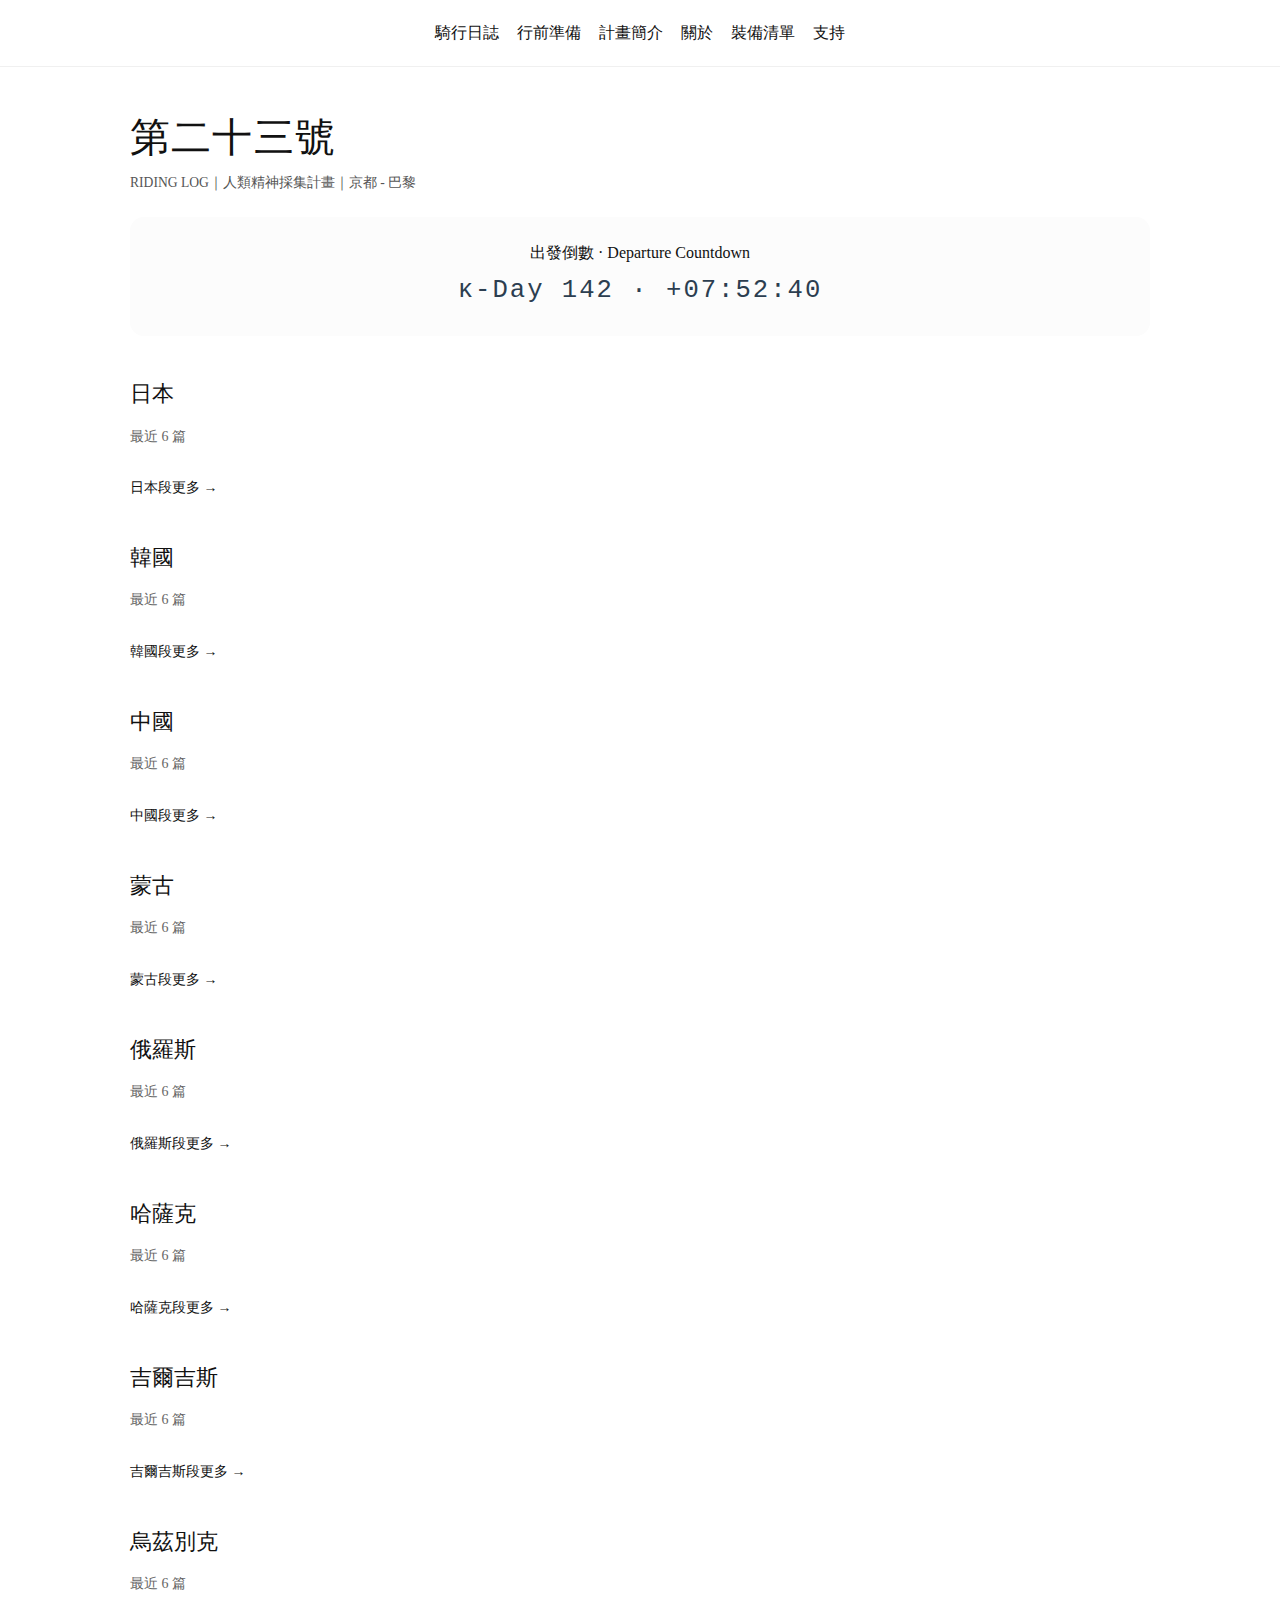
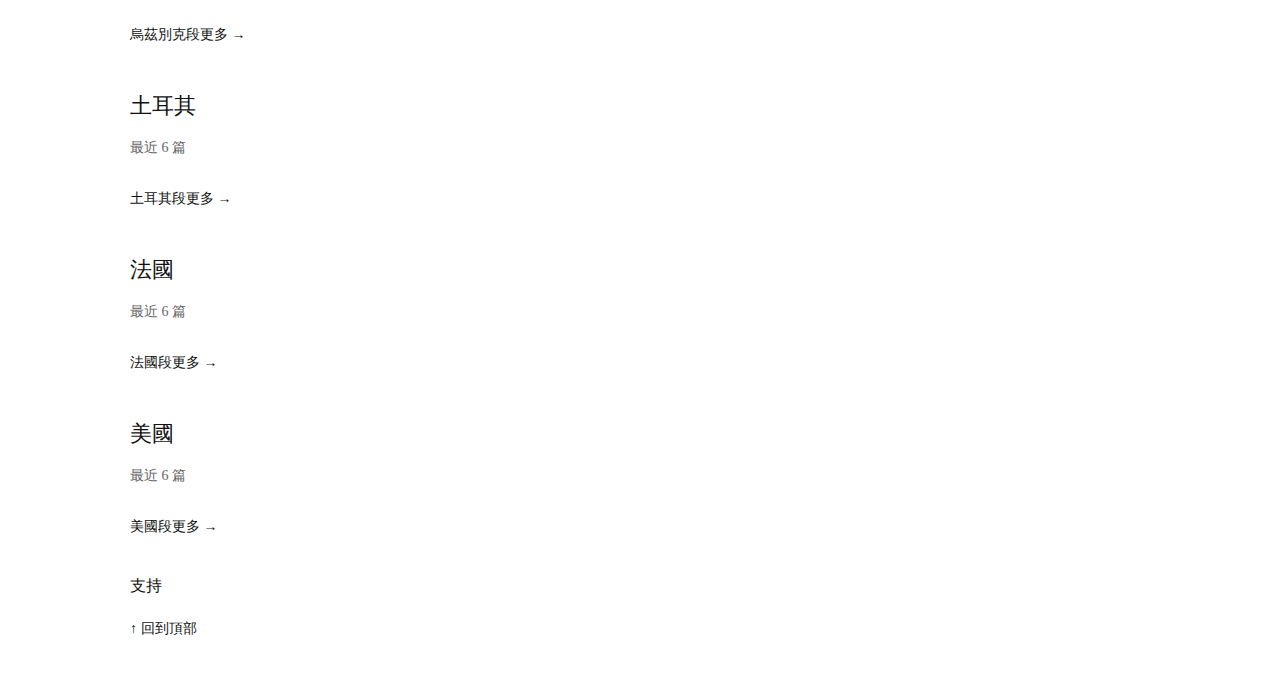
<file: index.html>
<!doctype html>
<html lang="zh-Hant">
<head>
  <meta charset="utf-8">
  <meta name="viewport" content="width=device-width, initial-scale=1">

  <!-- ✅ 讓相對路徑以「目前資料夾」為基準（GitHub Pages: /23site/） -->
  <base href="./">

  <link rel="stylesheet" href="style.css?v=11">
  <title>第二十三號</title>

  <!-- Tab icon -->
  <link rel="icon" href="assets/icons/favicon-v2.ico" sizes="any">

  <!-- iOS add to home screen -->
  <link rel="apple-touch-icon" href="assets/icons/apple-touch-icon.png" sizes="180x180">

  <!-- Social share preview -->
  <meta property="og:title" content="第二十三號">
  <meta property="og:image" content="assets/icons/og-image.png">
  <meta property="og:image:width" content="1200">
  <meta property="og:image:height" content="630">

  <meta name="theme-color" content="#f7f4ef">
</head>

<body id="top">
  <div id="nav-placeholder"></div>

  <main>
    <h1>第二十三號</h1>
    <p class="muted">RIDING LOG｜人類精神採集計畫｜京都 - 巴黎</p>

    <section class="countdown-container" aria-label="Departure Countdown">
      <div class="label">出發倒數 · Departure Countdown</div>
      <div id="countdown">載入中…</div>
    </section>

    <section class="country" id="jp">
      <h2>日本</h2>
      <p class="meta">最近 6 篇</p>
      <div class="grid6"></div>
      <p class="more"><a href="country/jp.html">日本段更多 →</a></p>
    </section>

    <section class="country" id="kr">
      <h2>韓國</h2>
      <p class="meta">最近 6 篇</p>
      <div class="grid6"></div>
      <p class="more"><a href="country/kr.html">韓國段更多 →</a></p>
    </section>

    <section class="country" id="cn">
      <h2>中國</h2>
      <p class="meta">最近 6 篇</p>
      <div class="grid6"></div>
      <p class="more"><a href="country/cn.html">中國段更多 →</a></p>
    </section>

    <section class="country" id="mn">
      <h2>蒙古</h2>
      <p class="meta">最近 6 篇</p>
      <div class="grid6"></div>
      <p class="more"><a href="country/mn.html">蒙古段更多 →</a></p>
    </section>

    <section class="country" id="ru">
      <h2>俄羅斯</h2>
      <p class="meta">最近 6 篇</p>
      <div class="grid6"></div>
      <p class="more"><a href="country/ru.html">俄羅斯段更多 →</a></p>
    </section>

    <section class="country" id="kz">
      <h2>哈薩克</h2>
      <p class="meta">最近 6 篇</p>
      <div class="grid6"></div>
      <p class="more"><a href="country/kz.html">哈薩克段更多 →</a></p>
    </section>

    <section class="country" id="kg">
      <h2>吉爾吉斯</h2>
      <p class="meta">最近 6 篇</p>
      <div class="grid6"></div>
      <p class="more"><a href="country/kg.html">吉爾吉斯段更多 →</a></p>
    </section>

    <section class="country" id="uz">
      <h2>烏茲別克</h2>
      <p class="meta">最近 6 篇</p>
      <div class="grid6"></div>
      <p class="more"><a href="country/uz.html">烏茲別克段更多 →</a></p>
    </section>

    <section class="country" id="tr">
      <h2>土耳其</h2>
      <p class="meta">最近 6 篇</p>
      <div class="grid6"></div>
      <p class="more"><a href="country/tr.html">土耳其段更多 →</a></p>
    </section>

    <section class="country" id="fr">
      <h2>法國</h2>
      <p class="meta">最近 6 篇</p>
      <div class="grid6"></div>
      <p class="more"><a href="country/fr.html">法國段更多 →</a></p>
    </section>

    <section class="country" id="us">
      <h2>美國</h2>
      <p class="meta">最近 6 篇</p>
      <div class="grid6"></div>
      <p class="more"><a href="country/us.html">美國段更多 →</a></p>
    </section>

    <p style="margin-top:32px;"><a href="support.html">支持</a></p>
    <p class="more"><a href="#top">↑ 回到頂部</a></p>
  </main>

  <script>
    const DEPARTURE_MS = new Date("2026-03-05T00:00:00+08:00").getTime();
    const el = document.getElementById("countdown");
    function pad2(n){ return String(n).padStart(2, "0"); }

    function formatTminus(ms){
      let d = ms;
      const days = Math.floor(d / 86400000); d %= 86400000;
      const hours = Math.floor(d / 3600000); d %= 3600000;
      const minutes = Math.floor(d / 60000); d %= 60000;
      const seconds = Math.floor(d / 1000);
      return `T- ${days}D ${pad2(hours)}H ${pad2(minutes)}M ${pad2(seconds)}S`;
    }

    function formatKdayPlus(msAfter){
      const s = Math.floor(msAfter / 1000);
      const dayIndex = Math.floor(s / 86400) + 1;
      const dayStr = String(dayIndex).padStart(3, "0");
      const withinDay = s % 86400;
      const hh = Math.floor(withinDay / 3600);
      const mm = Math.floor((withinDay % 3600) / 60);
      const ss = withinDay % 60;
      return `κ-Day ${dayStr} · +${pad2(hh)}:${pad2(mm)}:${pad2(ss)}`;
    }

    function render(){
      const diff = DEPARTURE_MS - Date.now();
      el.textContent = diff > 0 ? formatTminus(diff) : formatKdayPlus(-diff);
    }
    render();
    setInterval(render, 250);
  </script>

  <script>
    // ✅ 一定要用相對路徑（不要 /nav.html）
    fetch("nav.html")
      .then(res => res.text())
      .then(html => {
        document.getElementById("nav-placeholder").innerHTML = html;

        const dropdowns = document.querySelectorAll(".nav-dd");
        dropdowns.forEach(dd => {
          const btn = dd.querySelector(".nav-btn");
          const menu = dd.querySelector(".nav-menu");
          if(!btn || !menu) return;

          btn.addEventListener("click", (e) => {
            e.stopPropagation();
            const open = btn.getAttribute("aria-expanded") === "true";

            dropdowns.forEach(other => {
              const ob = other.querySelector(".nav-btn");
              const om = other.querySelector(".nav-menu");
              if(ob && om){
                ob.setAttribute("aria-expanded", "false");
                om.hidden = true;
              }
            });

            btn.setAttribute("aria-expanded", String(!open));
            menu.hidden = open;
          });
        });

        document.addEventListener("click", () => {
          dropdowns.forEach(dd => {
            const btn = dd.querySelector(".nav-btn");
            const menu = dd.querySelector(".nav-menu");
            if(btn && menu){
              btn.setAttribute("aria-expanded", "false");
              menu.hidden = true;
            }
          });
        });
      });
  </script>
</body>
</html>
</file>
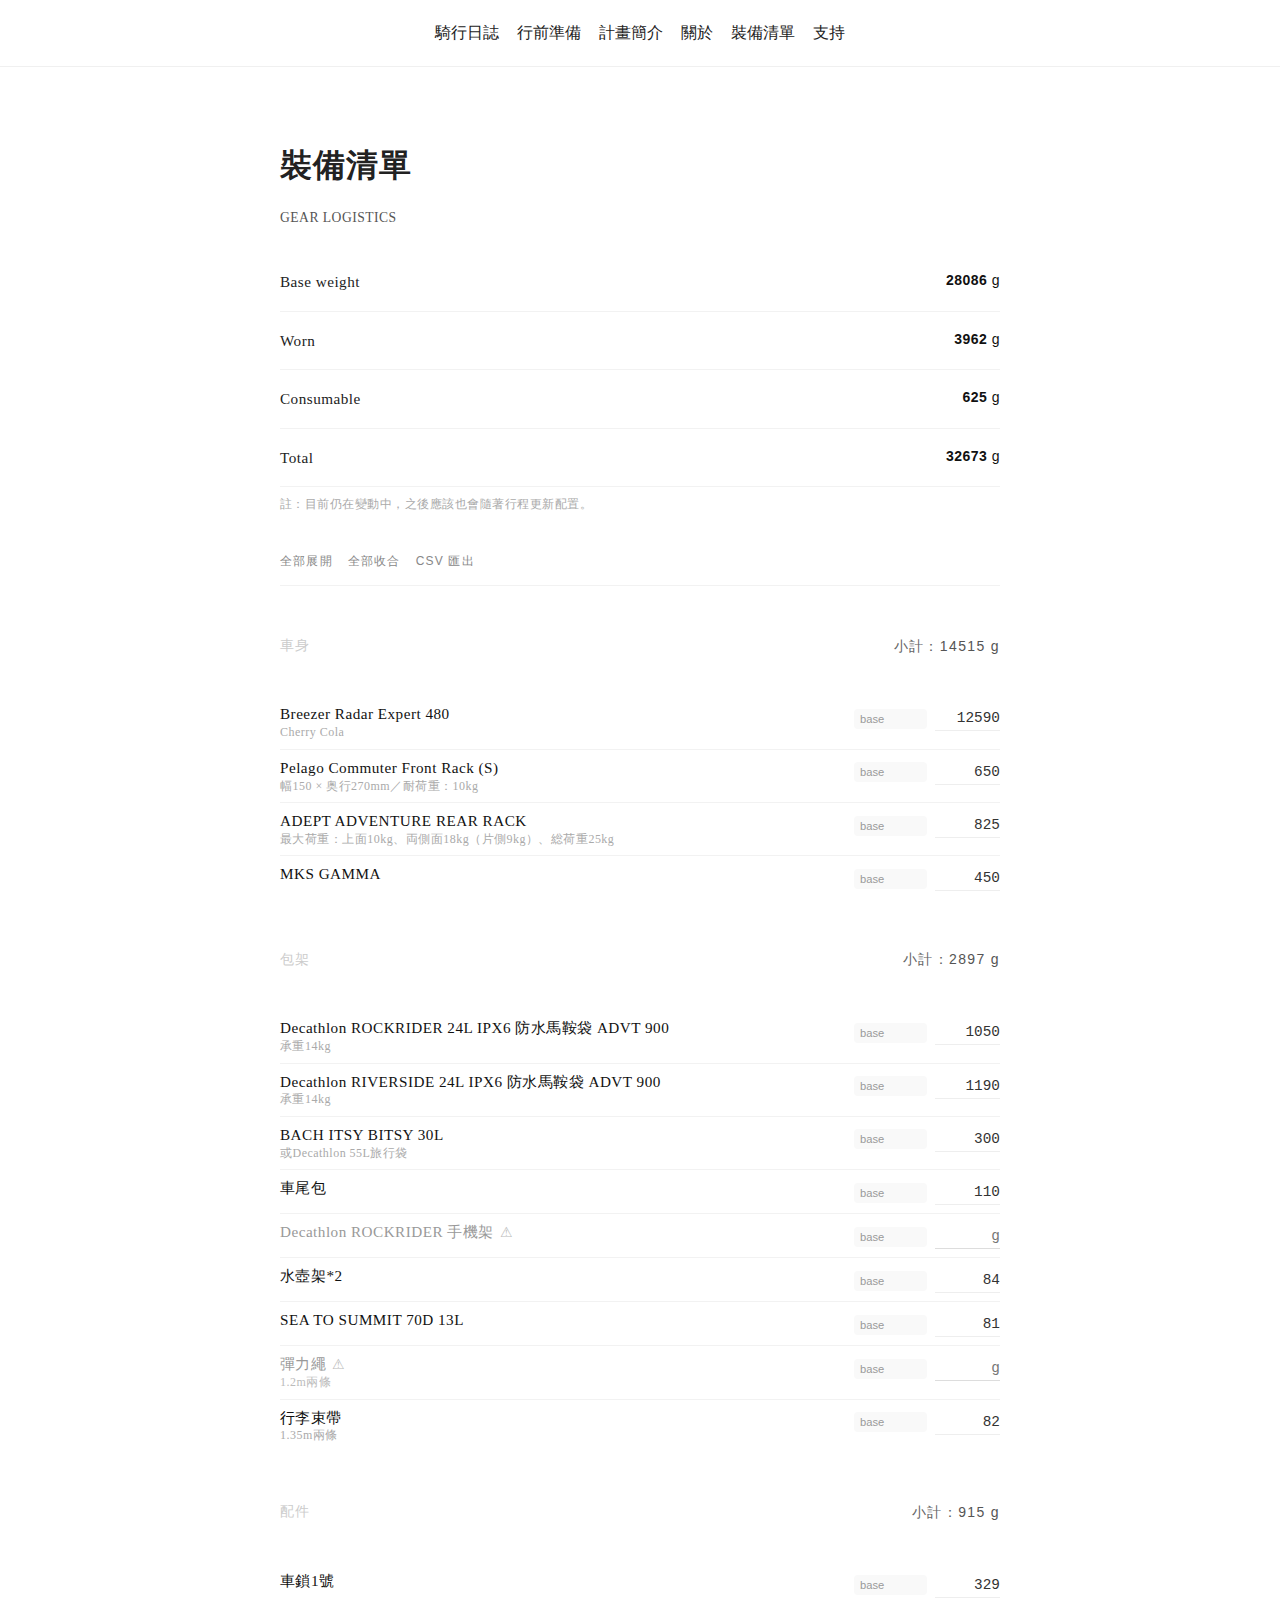
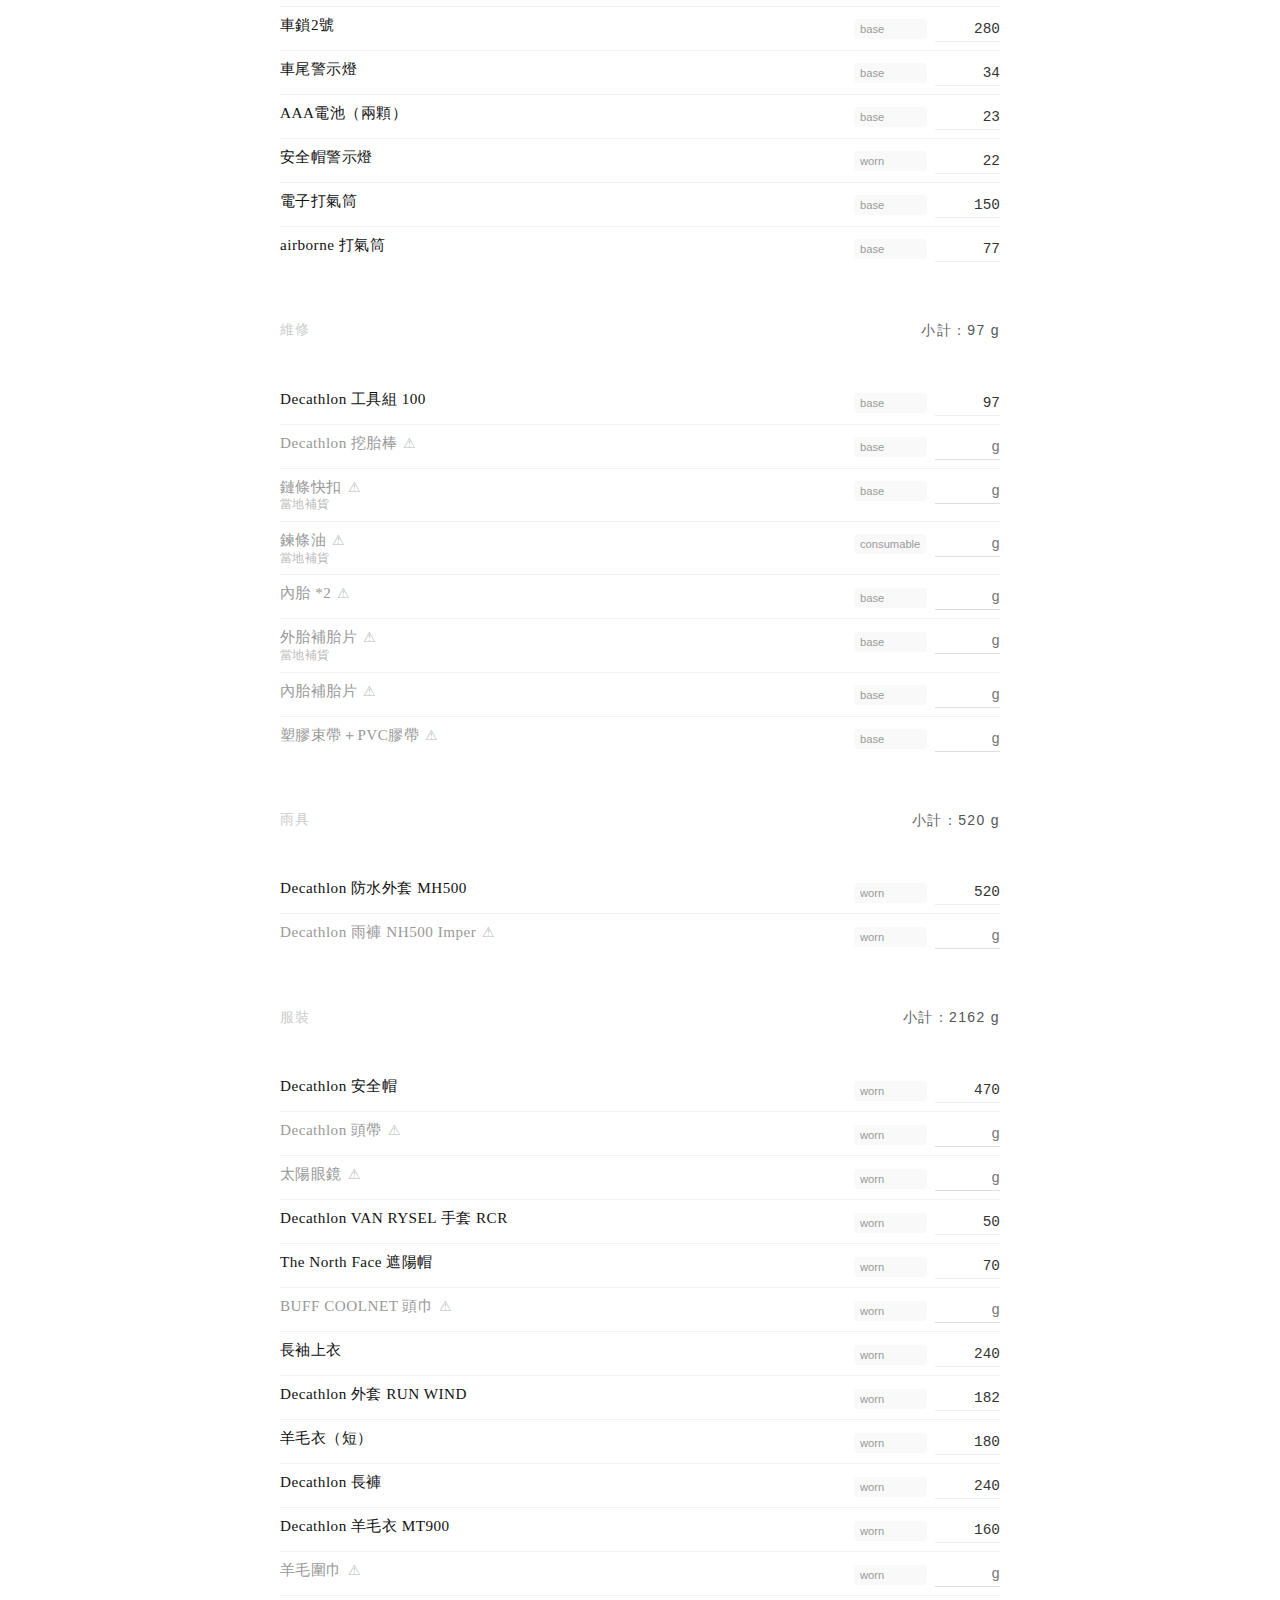
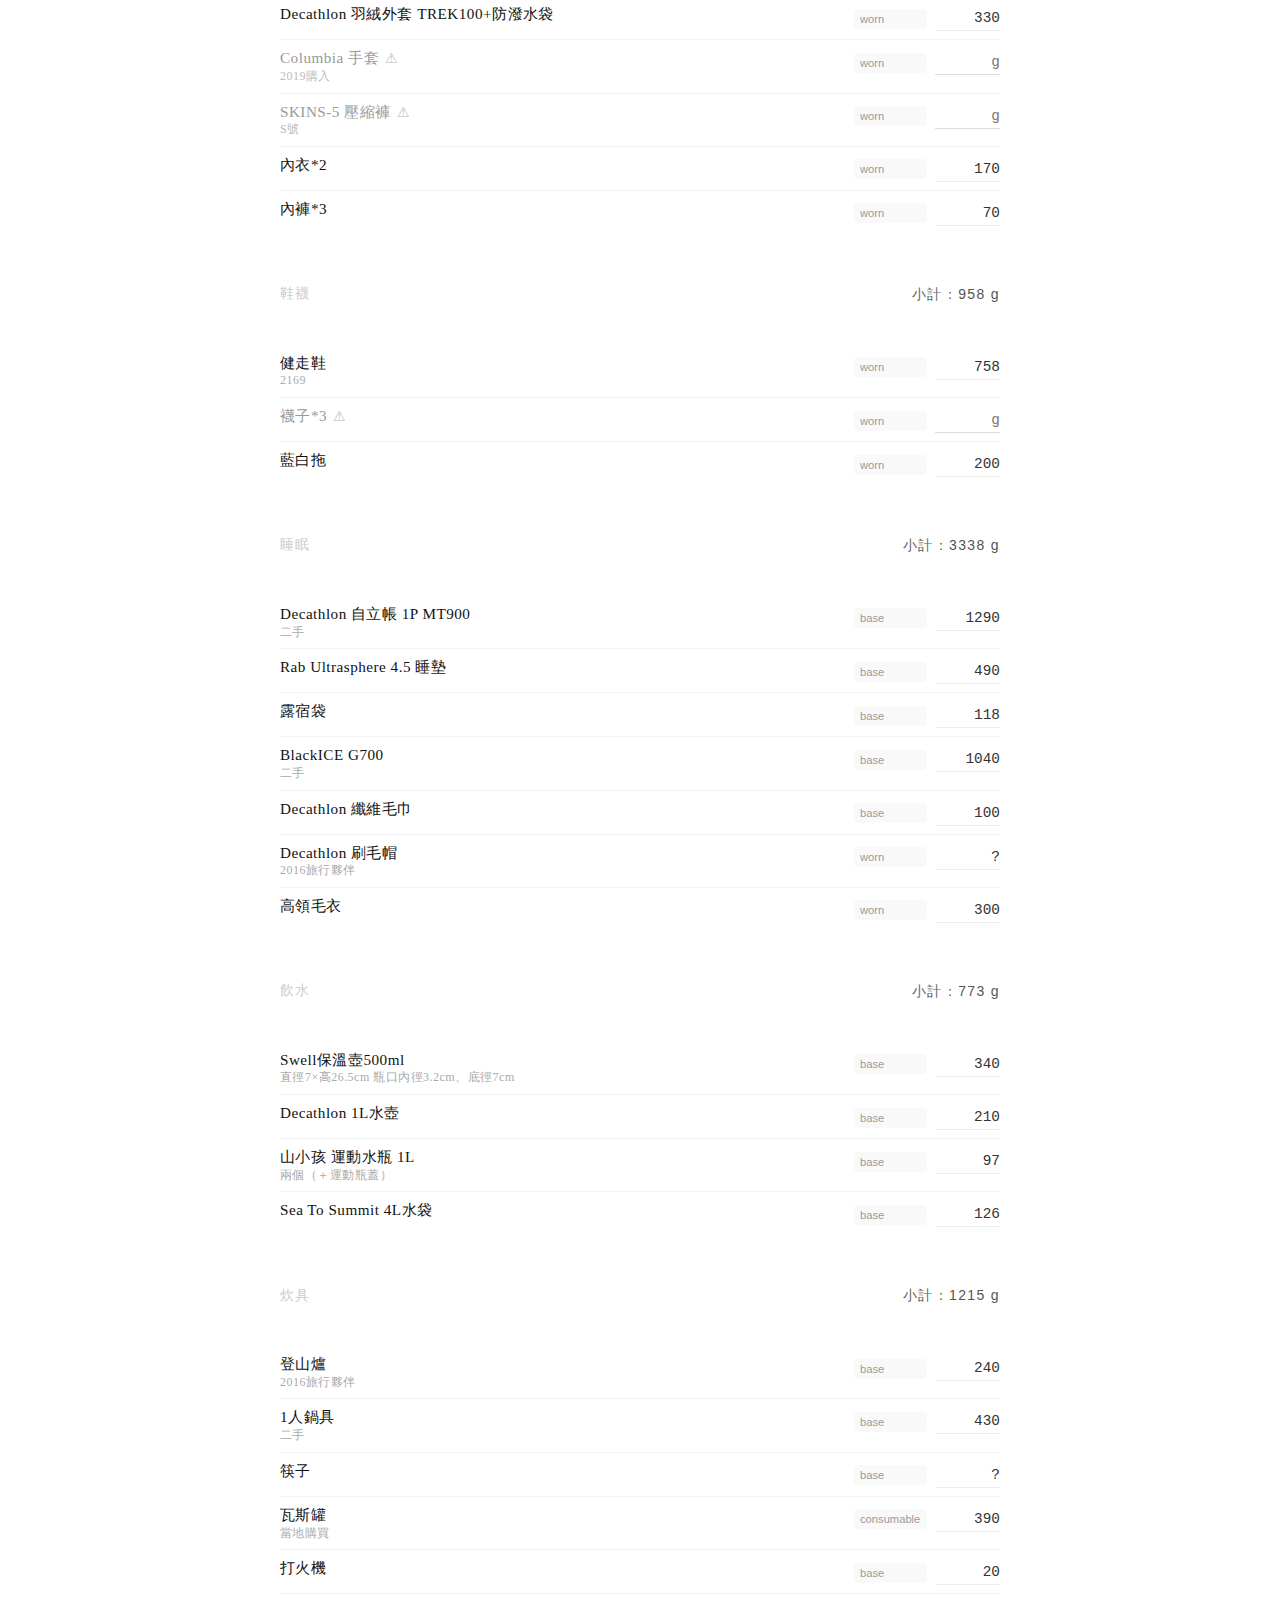
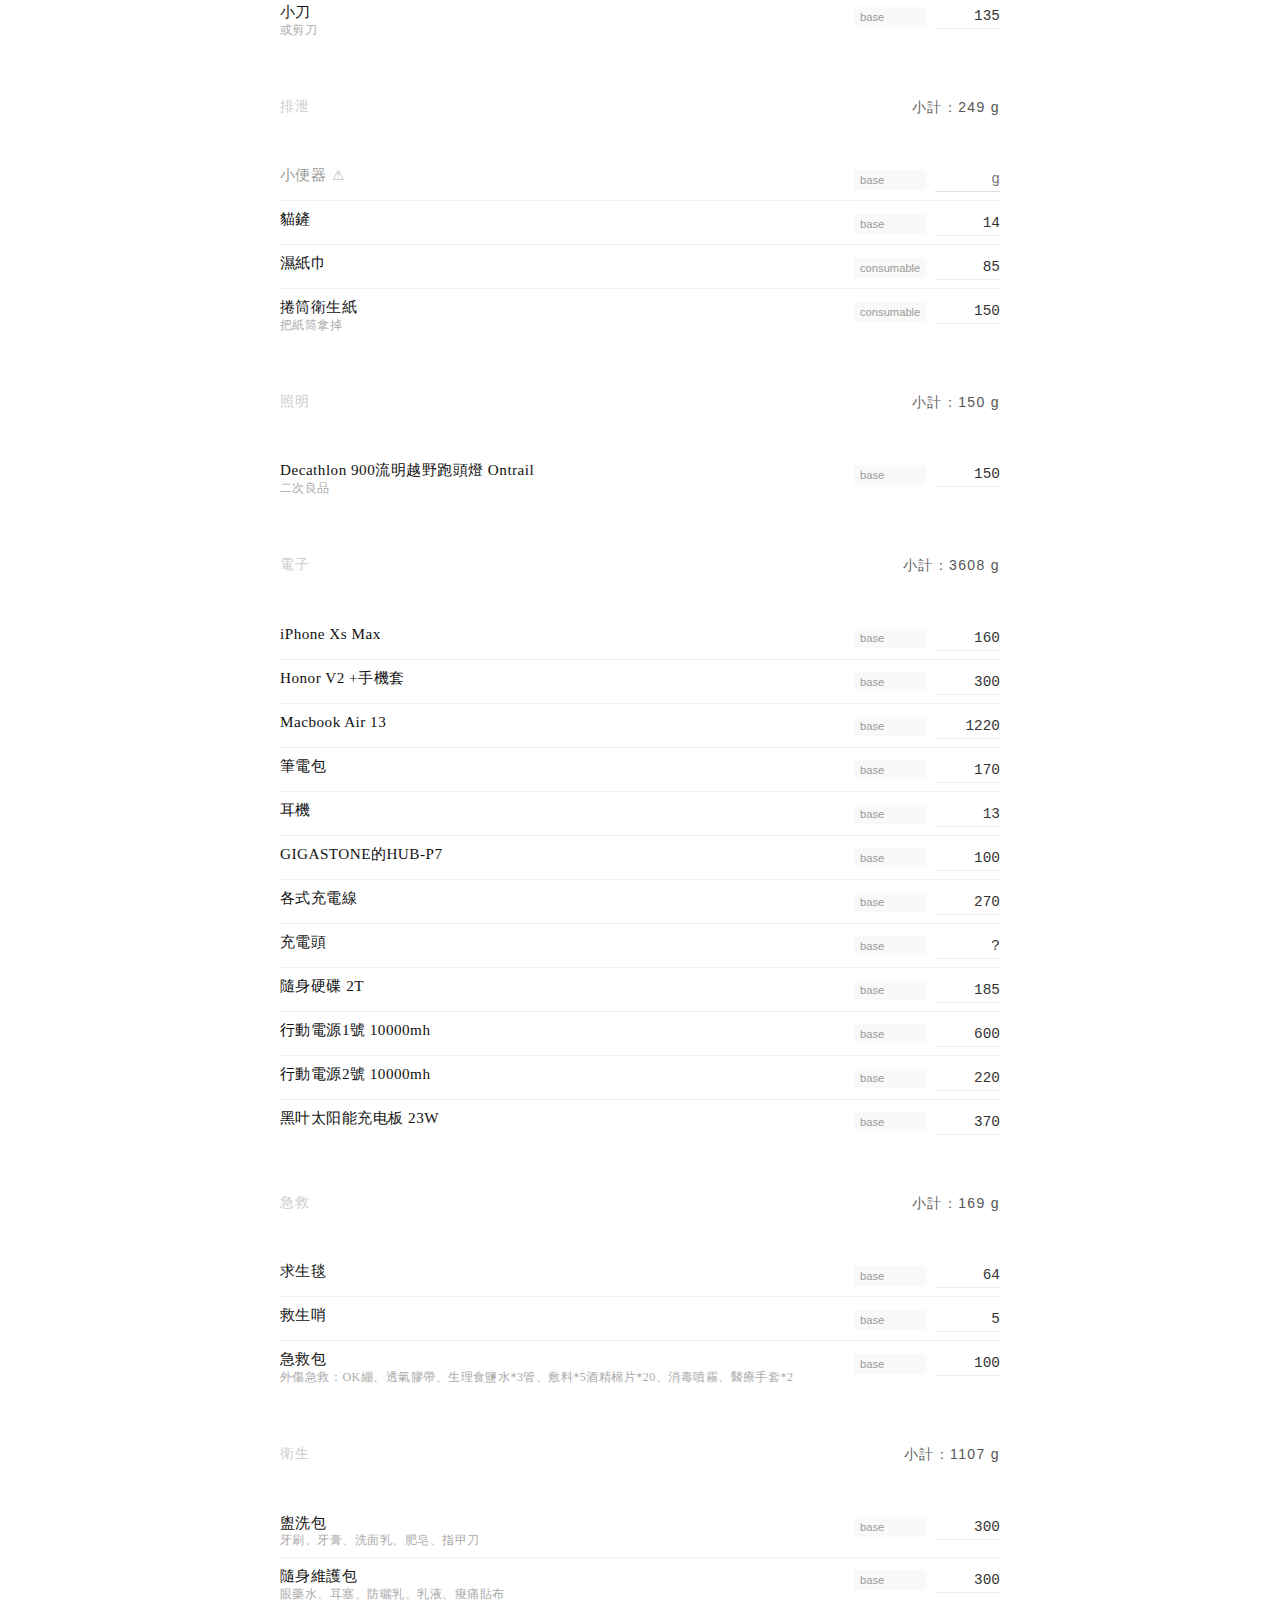
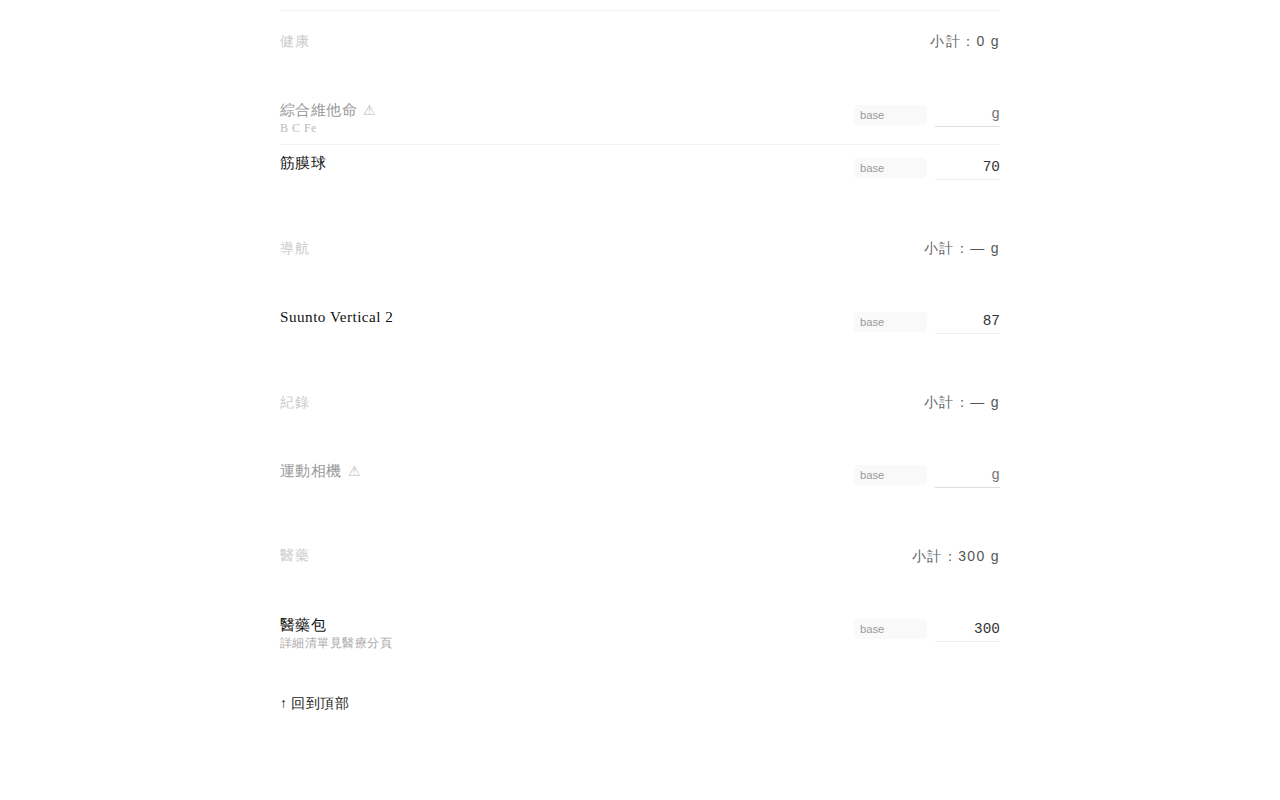
<file: gear.html>
<!doctype html>
<html lang="zh-Hant">
<head>
  <meta charset="utf-8">
  <meta name="viewport" content="width=device-width, initial-scale=1">
  <link rel="stylesheet" href="./style.css?v=11">
  <title>裝備清單｜第二十三號</title>

  <link rel="icon" href="./assets/icons/favicon-v2.ico" sizes="any">
  <link rel="apple-touch-icon" href="./assets/icons/apple-touch-icon.png" sizes="180x180">

 <style>
  /* 配合 KPA 觀察日誌風格的 Gear 頁面微調 */
  :root {
    --label-color: #ccc;
    --border-light: #f2f2f2;
  }

  /* 頂部控制按鈕：改為極簡文字感 */
  .gear-controls {
    display: flex; 
    gap: 15px; 
    margin: 20px 0 30px;
    border-bottom: 1px solid var(--border-light);
    padding-bottom: 15px;
  }
  .btn-mini {
    background: none; 
    border: none; 
    padding: 0; 
    font-size: 0.75rem; 
    color: #888; 
    cursor: pointer;
    letter-spacing: 0.1em;
    text-transform: uppercase;
  }
  .btn-mini:hover { color: #111; }

  /* 總結區塊：取消框線，改用大氣的數據排列 */
  #summaryBox {
    background: none;
    border: none;
    padding: 0;
    margin-bottom: 40px;
  }
  #summaryBox .data-row {
    border-bottom: 1px solid var(--border-light);
    padding: 12px 0;
    font-size: 0.95rem;
  }
  #summaryBox .num {
    font-family: "Helvetica Neue", Arial, sans-serif;
    color: #111;
  }

  /* 裝備分類標題 */
  details.gear-section {
    margin-bottom: 10px;
  }
  details.gear-section > summary {
    cursor: pointer;
    display: flex; 
    justify-content: space-between; 
    align-items: center; 
    padding: 15px 0;
    font-size: 0.85rem;
    color: var(--label-color);
    letter-spacing: 0.1em;
    list-style: none; /* 隱藏預設箭頭 */
  }
  details.gear-section > summary::-webkit-details-marker { display: none; }
  details.gear-section > summary strong { color: #555; font-weight: 500; }

  /* 裝備列：極簡化 */
  .gear-cat {
    border: none;
    background: none;
    padding: 0;
    margin-bottom: 30px;
  }

  /* --- 介於兩者之間的平衡版 --- */
  .gear-item {
    display: flex;
    justify-content: space-between;
    align-items: flex-start;
    padding: 8px 0;           /* 從 4px 調回 8px，給予適度的呼吸空間 */
    border-bottom: 1px solid var(--border-light);
  }

  .gear-name {
    font-size: 0.95rem;
    color: #111;
    line-height: 1.3;         /* 從 1.1 調回 1.3，文字不再感到壓迫 */
    margin-bottom: 1px;       /* 給標題與備註 1px 的微小空隙 */
  }

  .small {
    font-size: 0.75rem;       /* 字體稍微調回 0.75rem，確保易讀性 */
    color: #aaa;
    line-height: 1.3;
    margin-top: 1px;          /* 保持輕微的間距 */
    display: block;
  }

  /* ✅ 合併後的 gear-right：保留對齊微調 + 原本的乾淨風格 */
  .gear-right {
    display: flex; 
    gap: 8px; 
    align-items: center;
    padding-top: 2px;         /* 補一點點高度，讓輸入框對齊標題而非備註 */
  }

  /* 右側輸入區：輕量化 */
  .gear-right .t {
    border: none;
    background: #f9f9f9;
    font-size: 0.7rem;
    color: #999;
    padding: 4px 6px;
    border-radius: 4px;
    cursor: pointer;
    appearance: none; /* 隱藏下拉箭頭讓它更乾淨 */
  }
  .gear-right .w {
    width: 65px;
    border: none;
    border-bottom: 1px solid #eee;
    padding: 4px 0;
    font-size: 0.9rem;
    text-align: right;
    font-family: "Helvetica Neue", monospace;
    color: #333;
    outline: none;
  }
  .gear-right .w:focus { border-bottom-color: #111; }

  .is-hidden {
    display: none !important;
  }
/* 空白重量提示：淡灰 + ⚠︎ */
.gear-item.is-empty .gear-name { color: #999; }
.gear-item.is-empty .small { color: #bbb; }
.gear-item.is-empty .w { border-bottom-color: #ddd; color: #aaa; }

.gear-warn {
  font-size: 0.85rem;
  color: #bbb;
  margin-left: 6px;
  user-select: none;
}
</style>
</head>

<script>
  fetch('/nav.html')
    .then(res => res.text())
    .then(html => {
      document.getElementById('nav-placeholder').innerHTML = html;
    });
</script>

<body id="top" class="narrow">
  <div id="nav-placeholder"></div>

  <main>
    <h1>裝備清單</h1>
    <div class="muted">GEAR LOGISTICS</div>

    <div class="box" id="summaryBox">
      <div class="data-row"><div>Base weight</div><div class="num"><strong id="baseW">—</strong> g</div></div>
      <div class="data-row"><div>Worn</div><div class="num"><strong id="wornW">—</strong> g</div></div>
      <div class="data-row"><div>Consumable</div><div class="num"><strong id="consW">—</strong> g</div></div>
      <div class="data-row"><div>Total</div><div class="num"><strong id="totalW">—</strong> g</div></div>
      <p class="small" style="margin-top:10px;">註：目前仍在變動中，之後應該也會隨著行程更新配置。</p>
    </div>

    <div class="gear-controls">
      <button type="button" class="btn-mini" id="expandAll">全部展開</button>
      <button type="button" class="btn-mini" id="collapseAll">全部收合</button>
      <button type="button" class="btn-mini" id="exportCSV">CSV 匯出</button>
    </div>

    
    <details class="gear-section" open>
      <summary>
        <span>車身</span>
        <span class="num">小計：<strong><span class="cat-sum" data-cat="0">—</span> g</strong></span>
      </summary>
      <div class="box gear-cat" data-cat="0">
        
      <div class="data-row gear-item" data-type="base">
        <div class="gear-left">
          <div class="gear-name">Breezer Radar Expert 480</div>
          <div class="small">Cherry Cola</div>
        </div>
        <div class="gear-right">
          <select class="t" aria-label="Breezer Radar Expert 480 類型">
            <option value="base" selected>base</option>
            <option value="worn" >worn</option>
            <option value="consumable" >consumable</option>
          </select>
          <input class="w" inputmode="numeric" placeholder="g" value="12590" aria-label="Breezer Radar Expert 480 重量">
        </div>
      </div>
    

      <div class="data-row gear-item" data-type="base">
        <div class="gear-left">
          <div class="gear-name">Pelago Commuter Front Rack (S)</div>
          <div class="small">幅150 × 奥行270mm／耐荷重：10kg</div>
        </div>
        <div class="gear-right">
          <select class="t" aria-label="Pelago Commuter Front Rack (S) 類型">
            <option value="base" selected>base</option>
            <option value="worn" >worn</option>
            <option value="consumable" >consumable</option>
          </select>
          <input class="w" inputmode="numeric" placeholder="g" value="650" aria-label="Pelago Commuter Front Rack (S) 重量">
        </div>
      </div>
    

      <div class="data-row gear-item" data-type="base">
        <div class="gear-left">
          <div class="gear-name">ADEPT ADVENTURE REAR RACK</div>
          <div class="small">最大荷重：上面10kg、両側面18kg（片側9kg）、総荷重25kg</div>
        </div>
        <div class="gear-right">
          <select class="t" aria-label="ADEPT ADVENTURE REAR RACK 類型">
            <option value="base" selected>base</option>
            <option value="worn" >worn</option>
            <option value="consumable" >consumable</option>
          </select>
          <input class="w" inputmode="numeric" placeholder="g" value="825" aria-label="ADEPT ADVENTURE REAR RACK 重量">
        </div>
      </div>
    

      <div class="data-row gear-item" data-type="base">
        <div class="gear-left">
          <div class="gear-name">MKS GAMMA</div>
          
        </div>
        <div class="gear-right">
          <select class="t" aria-label="MKS GAMMA 類型">
            <option value="base" selected>base</option>
            <option value="worn" >worn</option>
            <option value="consumable" >consumable</option>
          </select>
          <input class="w" inputmode="numeric" placeholder="g" value="450" aria-label="MKS GAMMA 重量">
        </div>
      </div>
    
      </div>
    </details>
    

    <details class="gear-section" open>
      <summary>
        <span>包架</span>
        <span class="num">小計：<strong><span class="cat-sum" data-cat="1">—</span> g</strong></span>
      </summary>
      <div class="box gear-cat" data-cat="1">
        
      <div class="data-row gear-item" data-type="base">
        <div class="gear-left">
          <div class="gear-name">Decathlon ROCKRIDER 24L IPX6 防水馬鞍袋 ADVT 900</div>
          <div class="small">承重14kg</div>
        </div>
        <div class="gear-right">
          <select class="t" aria-label="Decathlon ROCKRIDER 24L IPX6 防水馬鞍袋 ADVT 900 類型">
            <option value="base" selected>base</option>
            <option value="worn" >worn</option>
            <option value="consumable" >consumable</option>
          </select>
          <input class="w" inputmode="numeric" placeholder="g" value="1050" aria-label="Decathlon ROCKRIDER 24L IPX6 防水馬鞍袋 ADVT 900 重量">
        </div>
      </div>
      
      <div class="data-row gear-item" data-type="base">
        <div class="gear-left">
          <div class="gear-name">Decathlon RIVERSIDE 24L IPX6 防水馬鞍袋 ADVT 900</div>
          <div class="small">承重14kg</div>
        </div>
        <div class="gear-right">
          <select class="t" aria-label="Decathlon RIVERSIDE 24L IPX6 防水馬鞍袋 ADVT 900 類型">
            <option value="base" selected>base</option>
            <option value="worn" >worn</option>
            <option value="consumable" >consumable</option>
          </select>
          <input class="w" inputmode="numeric" placeholder="g" value="1190" aria-label="Decathlon RIVERSIDE 24L IPX6 防水馬鞍袋 ADVT 900
 重量">
        </div>
      </div>    


      <div class="data-row gear-item" data-type="base">
        <div class="gear-left">
          <div class="gear-name">BACH ITSY BITSY 30L</div>
          <div class="small">或Decathlon 55L旅行袋</div>
        </div>
        <div class="gear-right">
          <select class="t" aria-label="BACH ITSY BITSY 30L 類型">
            <option value="base" selected>base</option>
            <option value="worn" >worn</option>
            <option value="consumable" >consumable</option>
          </select>
          <input class="w" inputmode="numeric" placeholder="g" value="300" aria-label="BACH ITSY BITSY 30L 重量">
        </div>
      </div>
    

      <div class="data-row gear-item" data-type="base">
        <div class="gear-left">
          <div class="gear-name">車尾包</div>
          
        </div>
        <div class="gear-right">
          <select class="t" aria-label="車尾包 類型">
            <option value="base" selected>base</option>
            <option value="worn" >worn</option>
            <option value="consumable" >consumable</option>
          </select>
          <input class="w" inputmode="numeric" placeholder="g" value="110" aria-label="車尾包 重量">
        </div>
      </div>
    

      <div class="data-row gear-item" data-type="base">
        <div class="gear-left">
          <div class="gear-name">Decathlon ROCKRIDER 手機架</div>
          
        </div>
        <div class="gear-right">
          <select class="t" aria-label="Decathlon ROCKRIDER 手機架 類型">
            <option value="base" selected>base</option>
            <option value="worn" >worn</option>
            <option value="consumable" >consumable</option>
          </select>
          <input class="w" inputmode="numeric" placeholder="g" value="" aria-label="Decathlon ROCKRIDER 手機架 重量">
        </div>
      </div>
    

      <div class="data-row gear-item" data-type="base">
        <div class="gear-left">
          <div class="gear-name">水壺架*2</div>
          
        </div>
        <div class="gear-right">
          <select class="t" aria-label="水壺架*2 類型">
            <option value="base" selected>base</option>
            <option value="worn" >worn</option>
            <option value="consumable" >consumable</option>
          </select>
          <input class="w" inputmode="numeric" placeholder="g" value="84" aria-label="水壺架*2 重量">
        </div>
      </div>
    

      <div class="data-row gear-item" data-type="base">
        <div class="gear-left">
          <div class="gear-name">SEA TO SUMMIT 70D  13L</div>
          
        </div>
        <div class="gear-right">
          <select class="t" aria-label="SEA TO SUMMIT 70D  13L 類型">
            <option value="base" selected>base</option>
            <option value="worn" >worn</option>
            <option value="consumable" >consumable</option>
          </select>
          <input class="w" inputmode="numeric" placeholder="g" value="81" aria-label="SEA TO SUMMIT 70D  13L 重量">
        </div>
      </div>


      <div class="data-row gear-item" data-type="base">
        <div class="gear-left">
          <div class="gear-name">彈力繩</div>
          <div class="small">1.2m兩條</div>
        </div>
        <div class="gear-right">
          <select class="t" aria-label="彈力繩 類型">
            <option value="base" selected>base</option>
            <option value="worn" >worn</option>
            <option value="consumable" >consumable</option>
          </select>
          <input class="w" inputmode="numeric" placeholder="g" value="" aria-label="彈力繩 重量">
        </div>
      </div>
    

      <div class="data-row gear-item" data-type="base">
        <div class="gear-left">
          <div class="gear-name">行李束帶</div>
          <div class="small">1.35m兩條</div>
        </div>
        <div class="gear-right">
          <select class="t" aria-label="行李束帶（兩條） 類型">
            <option value="base" selected>base</option>
            <option value="worn" >worn</option>
            <option value="consumable" >consumable</option>
          </select>
          <input class="w" inputmode="numeric" placeholder="g" value="82" aria-label="行李束帶（兩條） 重量">
        </div>
      </div>
    
      </div>
    </details>
    

    <details class="gear-section" open>
      <summary>
        <span>配件</span>
        <span class="num">小計：<strong><span class="cat-sum" data-cat="2">—</span> g</strong></span>
      </summary>
      <div class="box gear-cat" data-cat="2">
        
      <div class="data-row gear-item" data-type="base">
        <div class="gear-left">
          <div class="gear-name">車鎖1號</div>
          
        </div>
        <div class="gear-right">
          <select class="t" aria-label="車鎖1號 類型">
            <option value="base" selected>base</option>
            <option value="worn" >worn</option>
            <option value="consumable" >consumable</option>
          </select>
          <input class="w" inputmode="numeric" placeholder="g" value="329" aria-label="車鎖1號 重量">
        </div>
      </div>
    

      <div class="data-row gear-item" data-type="base">
        <div class="gear-left">
          <div class="gear-name">車鎖2號</div>
          
        </div>
        <div class="gear-right">
          <select class="t" aria-label="車鎖2號 類型">
            <option value="base" selected>base</option>
            <option value="worn" >worn</option>
            <option value="consumable" >consumable</option>
          </select>
          <input class="w" inputmode="numeric" placeholder="g" value="280" aria-label="車鎖2號 重量">
        </div>
      </div>
    

      <div class="data-row gear-item" data-type="base">
        <div class="gear-left">
          <div class="gear-name">車尾警示燈</div>
          
        </div>
        <div class="gear-right">
          <select class="t" aria-label="車尾警示燈 類型">
            <option value="base" selected>base</option>
            <option value="worn" >worn</option>
            <option value="consumable" >consumable</option>
          </select>
          <input class="w" inputmode="numeric" placeholder="g" value="34" aria-label="車尾警示燈 重量">
        </div>
      </div>


      <div class="data-row gear-item" data-type="base">
        <div class="gear-left">
          <div class="gear-name">AAA電池（兩顆）</div>
          
        </div>
        <div class="gear-right">
          <select class="t" aria-label="AAA電池（兩顆） 類型">
            <option value="base" selected>base</option>
            <option value="worn" >worn</option>
            <option value="consumable" >consumable</option>
          </select>
          <input class="w" inputmode="numeric" placeholder="g" value="23" aria-label="AAA電池（兩顆） 重量">
        </div>
      </div>
    

      <div class="data-row gear-item" data-type="worn">
        <div class="gear-left">
          <div class="gear-name">安全帽警示燈</div>
          
        </div>
        <div class="gear-right">
          <select class="t" aria-label="安全帽警示燈 類型">
            <option value="base" >base</option>
            <option value="worn" selected>worn</option>
            <option value="consumable" >consumable</option>
          </select>
          <input class="w" inputmode="numeric" placeholder="g" value="22" aria-label="安全帽警示燈 重量">
        </div>
      </div>
    

      <div class="data-row gear-item" data-type="base">
        <div class="gear-left">
          <div class="gear-name">電子打氣筒</div>
          
        </div>
        <div class="gear-right">
          <select class="t" aria-label="電子打氣筒 類型">
            <option value="base" selected>base</option>
            <option value="worn" >worn</option>
            <option value="consumable" >consumable</option>
          </select>
          <input class="w" inputmode="numeric" placeholder="g" value="150" aria-label="電子打氣筒 重量">
        </div>
      </div>


      <div class="data-row gear-item" data-type="base">
        <div class="gear-left">
          <div class="gear-name">airborne 打氣筒</div>
          
        </div>
        <div class="gear-right">
          <select class="t" aria-label="airborne 打氣筒 類型">
            <option value="base" selected>base</option>
            <option value="worn" >worn</option>
            <option value="consumable" >consumable</option>
          </select>
          <input class="w" inputmode="numeric" placeholder="g" value="77" aria-label="airborne 打氣筒 重量">
        </div>
      </div>

    
      </div>
    </details>
    

    <details class="gear-section" open>
      <summary>
        <span>維修</span>
        <span class="num">小計：<strong><span class="cat-sum" data-cat="3">—</span> g</strong></span>
      </summary>
      <div class="box gear-cat" data-cat="3">
        
      <div class="data-row gear-item" data-type="base">
        <div class="gear-left">
          <div class="gear-name">Decathlon 工具組 100</div>
          
        </div>
        <div class="gear-right">
          <select class="t" aria-label="Decathlon 工具組 100 類型">
            <option value="base" selected>base</option>
            <option value="worn" >worn</option>
            <option value="consumable" >consumable</option>
          </select>
          <input class="w" inputmode="numeric" placeholder="g" value="97" aria-label="Decathlon 工具組 100 重量">
        </div>
      </div>

      
      <div class="data-row gear-item" data-type="base">
        <div class="gear-left">
          <div class="gear-name">Decathlon 挖胎棒</div>
          
        </div>
        <div class="gear-right">
          <select class="t" aria-label="Decathlon 挖胎棒 類型">
            <option value="base" selected>base</option>
            <option value="worn" >worn</option>
            <option value="consumable" >consumable</option>
          </select>
          <input class="w" inputmode="numeric" placeholder="g" value="" aria-label="Decathlon 挖胎棒 重量">
        </div>
      </div>
    

      <div class="data-row gear-item" data-type="base">
        <div class="gear-left">
          <div class="gear-name">鏈條快扣</div>
          <div class="small">當地補貨</div>
        </div>
        <div class="gear-right">
          <select class="t" aria-label="鏈條快扣 類型">
            <option value="base" selected>base</option>
            <option value="worn" >worn</option>
            <option value="consumable" >consumable</option>
          </select>
          <input class="w" inputmode="numeric" placeholder="g" value="" aria-label="鏈條快扣 重量">
        </div>
      </div>
    

      <div class="data-row gear-item" data-type="consumable">
        <div class="gear-left">
          <div class="gear-name">鍊條油</div>
          <div class="small">當地補貨</div>
        </div>
        <div class="gear-right">
          <select class="t" aria-label="鍊條油 類型">
            <option value="base" >base</option>
            <option value="worn" >worn</option>
            <option value="consumable" selected>consumable</option>
          </select>
          <input class="w" inputmode="numeric" placeholder="g" value="" aria-label="鍊條油 重量">
        </div>
      </div>
    

      <div class="data-row gear-item" data-type="base">
        <div class="gear-left">
          <div class="gear-name">內胎 *2</div>
          
        </div>
        <div class="gear-right">
          <select class="t" aria-label="內胎 *2 類型">
            <option value="base" selected>base</option>
            <option value="worn" >worn</option>
            <option value="consumable" >consumable</option>
          </select>
          <input class="w" inputmode="numeric" placeholder="g" value="" aria-label="內胎 *2 重量">
        </div>
      </div>
    

      <div class="data-row gear-item" data-type="base">
        <div class="gear-left">
          <div class="gear-name">外胎補胎片</div>
          <div class="small">當地補貨</div>
        </div>
        <div class="gear-right">
          <select class="t" aria-label="外胎補胎片 類型">
            <option value="base" selected>base</option>
            <option value="worn" >worn</option>
            <option value="consumable" >consumable</option>
          </select>
          <input class="w" inputmode="numeric" placeholder="g" value="" aria-label="外胎補胎片 重量">
        </div>
      </div>
    

      <div class="data-row gear-item" data-type="base">
        <div class="gear-left">
          <div class="gear-name">內胎補胎片</div>
          
        </div>
        <div class="gear-right">
          <select class="t" aria-label="內胎補胎片 類型">
            <option value="base" selected>base</option>
            <option value="worn" >worn</option>
            <option value="consumable" >consumable</option>
          </select>
          <input class="w" inputmode="numeric" placeholder="g" value="" aria-label="內胎補胎片 重量">
        </div>
      </div>
    

      <div class="data-row gear-item" data-type="base">
        <div class="gear-left">
          <div class="gear-name">塑膠束帶＋PVC膠帶</div>
          
        </div>
        <div class="gear-right">
          <select class="t" aria-label="塑膠束帶＋PVC膠帶 類型">
            <option value="base" selected>base</option>
            <option value="worn" >worn</option>
            <option value="consumable" >consumable</option>
          </select>
          <input class="w" inputmode="numeric" placeholder="g" value="" aria-label="塑膠束帶＋PVC膠帶 重量">
        </div>
      </div>
    
      </div>
    </details>
    

    <details class="gear-section" open>
      <summary>
        <span>雨具</span>
        <span class="num">小計：<strong><span class="cat-sum" data-cat="4">—</span> g</strong></span>
      </summary>
      <div class="box gear-cat" data-cat="4">
        
      <div class="data-row gear-item" data-type="worn">
        <div class="gear-left">
          <div class="gear-name">Decathlon 防水外套 MH500</div>

        </div>
        <div class="gear-right">
          <select class="t" aria-label="Decathlon 防水外套 MH500 類型">
            <option value="base" >base</option>
            <option value="worn" selected>worn</option>
            <option value="consumable" >consumable</option>
          </select>
          <input class="w" inputmode="numeric" placeholder="g" value="520" aria-label="Decathlon 防水外套 MH500 重量">
        </div>
      </div>
    

      <div class="data-row gear-item" data-type="worn">
        <div class="gear-left">
          <div class="gear-name">Decathlon 雨褲 NH500 Imper</div>
          
        </div>
        <div class="gear-right">
          <select class="t" aria-label="Decathlon 雨褲 NH500 Imper 類型">
            <option value="base" >base</option>
            <option value="worn" selected>worn</option>
            <option value="consumable" >consumable</option>
          </select>
          <input class="w" inputmode="numeric" placeholder="g" value="" aria-label="Decathlon 雨褲 NH500 Imper 重量">
        </div>
      </div>
 
    
      </div>
    </details>
    

    <details class="gear-section" open>
      <summary>
        <span>服裝</span>
        <span class="num">小計：<strong><span class="cat-sum" data-cat="5">—</span> g</strong></span>
      </summary>
      <div class="box gear-cat" data-cat="5">
        
      <div class="data-row gear-item" data-type="worn">
        <div class="gear-left">
          <div class="gear-name">Decathlon 安全帽</div>
         
        </div>
        <div class="gear-right">
          <select class="t" aria-label="Decathlon 安全帽 類型">
            <option value="base" >base</option>
            <option value="worn" selected>worn</option>
            <option value="consumable" >consumable</option>
          </select>
          <input class="w" inputmode="numeric" placeholder="g" value="470" aria-label="Decathlon 安全帽 重量">
        </div>
      </div>
    

      <div class="data-row gear-item" data-type="worn">
        <div class="gear-left">
          <div class="gear-name">Decathlon 頭帶</div>
          
        </div>
        <div class="gear-right">
          <select class="t" aria-label="Decathlon 頭帶 類型">
            <option value="base" >base</option>
            <option value="worn" selected>worn</option>
            <option value="consumable" >consumable</option>
          </select>
          <input class="w" inputmode="numeric" placeholder="g" value="" aria-label="Decathlon 頭帶 重量">
        </div>
      </div>
    

      <div class="data-row gear-item" data-type="worn">
        <div class="gear-left">
          <div class="gear-name">太陽眼鏡</div>
          
        </div>
        <div class="gear-right">
          <select class="t" aria-label="太陽眼鏡 類型">
            <option value="base" >base</option>
            <option value="worn" selected>worn</option>
            <option value="consumable" >consumable</option>
          </select>
          <input class="w" inputmode="numeric" placeholder="g" value="" aria-label="太陽眼鏡 重量">
        </div>
      </div>
    

      <div class="data-row gear-item" data-type="worn">
        <div class="gear-left">
          <div class="gear-name">Decathlon VAN RYSEL 手套 RCR</div>
          
        </div>
        <div class="gear-right">
          <select class="t" aria-label="Decathlon VAN RYSEL 手套 RCR 類型">
            <option value="base" >base</option>
            <option value="worn" selected>worn</option>
            <option value="consumable" >consumable</option>
          </select>
          <input class="w" inputmode="numeric" placeholder="g" value="50" aria-label="Decathlon VAN RYSEL 手套 RCR 重量">
        </div>
      </div>
    

      <div class="data-row gear-item" data-type="worn">
        <div class="gear-left">
          <div class="gear-name">The North Face 遮陽帽</div>
          
        </div>
        <div class="gear-right">
          <select class="t" aria-label="The North Face 遮陽帽 類型">
            <option value="base" >base</option>
            <option value="worn" selected>worn</option>
            <option value="consumable" >consumable</option>
          </select>
          <input class="w" inputmode="numeric" placeholder="g" value="70" aria-label="The North Face 遮陽帽 重量">
        </div>
      </div>
    

      <div class="data-row gear-item" data-type="worn">
        <div class="gear-left">
          <div class="gear-name">BUFF COOLNET 頭巾</div>
          
        </div>
        <div class="gear-right">
          <select class="t" aria-label="BUFF COOLNET 頭巾 類型">
            <option value="base" >base</option>
            <option value="worn" selected>worn</option>
            <option value="consumable" >consumable</option>
          </select>
          <input class="w" inputmode="numeric" placeholder="g" value="" aria-label="BUFF COOLNET 頭巾 重量">
        </div>
      </div>
    

      <div class="data-row gear-item" data-type="worn">
        <div class="gear-left">
          <div class="gear-name">長袖上衣</div>
          
        </div>
        <div class="gear-right">
          <select class="t" aria-label="長袖上衣 類型">
            <option value="base" >base</option>
            <option value="worn" selected>worn</option>
            <option value="consumable" >consumable</option>
          </select>
          <input class="w" inputmode="numeric" placeholder="g" value="240" aria-label="長袖上衣 重量">
        </div>
      </div>
    

      <div class="data-row gear-item" data-type="worn">
        <div class="gear-left">
          <div class="gear-name">Decathlon 外套 RUN WIND</div>
         
        </div>
        <div class="gear-right">
          <select class="t" aria-label="Decathlon 外套 RUN WIND 類型">
            <option value="base" >base</option>
            <option value="worn" selected>worn</option>
            <option value="consumable" >consumable</option>
          </select>
          <input class="w" inputmode="numeric" placeholder="g" value="182" aria-label="Decathlon 外套 RUN WIND 重量">
        </div>
      </div>
    

      <div class="data-row gear-item" data-type="worn">
        <div class="gear-left">
          <div class="gear-name">羊毛衣（短）</div>
          
        </div>
        <div class="gear-right">
          <select class="t" aria-label="羊毛衣（短） 類型">
            <option value="base" >base</option>
            <option value="worn" selected>worn</option>
            <option value="consumable" >consumable</option>
          </select>
          <input class="w" inputmode="numeric" placeholder="g" value="180" aria-label="羊毛衣（短） 重量">
        </div>
      </div>
    

      <div class="data-row gear-item" data-type="worn">
        <div class="gear-left">
          <div class="gear-name">Decathlon 長褲</div>
      
        </div>
        <div class="gear-right">
          <select class="t" aria-label="Decathlon 長褲 類型">
            <option value="base" >base</option>
            <option value="worn" selected>worn</option>
            <option value="consumable" >consumable</option>
          </select>
          <input class="w" inputmode="numeric" placeholder="g" value="240" aria-label="Decathlon 長褲 重量">
        </div>
      </div>


        <div class="data-row gear-item" data-type="worn">
        <div class="gear-left">
          <div class="gear-name">Decathlon 羊毛衣 MT900</div>
          
        </div>
        <div class="gear-right">
          <select class="t" aria-label="Decathlon 羊毛衣 MT900 類型">
            <option value="base" >base</option>
            <option value="worn" selected>worn</option>
            <option value="consumable" >consumable</option>
          </select>
          <input class="w" inputmode="numeric" placeholder="g" value="160" aria-label="Decathlon 羊毛衣 MT900 重量">
        </div>
      </div>


      <div class="data-row gear-item" data-type="worn">
        <div class="gear-left">
          <div class="gear-name">羊毛圍巾</div>
          
        </div>
        <div class="gear-right">
          <select class="t" aria-label="羊毛圍巾 類型">
            <option value="base" >base</option>
            <option value="worn" selected>worn</option>
            <option value="consumable" >consumable</option>
          </select>
          <input class="w" inputmode="numeric" placeholder="g" value="" aria-label="羊毛圍巾 重量">
        </div>
      </div>
    

      <div class="data-row gear-item" data-type="worn">
        <div class="gear-left">
          <div class="gear-name">Decathlon 羽絨外套 TREK100+防潑水袋</div>
         
        </div>
        <div class="gear-right">
          <select class="t" aria-label="Decathlon 羽絨外套 TREK100+防潑水袋 類型">
            <option value="base" >base</option>
            <option value="worn" selected>worn</option>
            <option value="consumable" >consumable</option>
          </select>
          <input class="w" inputmode="numeric" placeholder="g" value="330" aria-label="Decathlon 羽絨外套 TREK100+防潑水袋 重量">
        </div>
      </div>
    

      <div class="data-row gear-item" data-type="worn">
        <div class="gear-left">
          <div class="gear-name">Columbia 手套</div>
          <div class="small">2019購入</div>
        </div>
        <div class="gear-right">
          <select class="t" aria-label="Columbia 手套 類型">
            <option value="base" >base</option>
            <option value="worn" selected>worn</option>
            <option value="consumable" >consumable</option>
          </select>
          <input class="w" inputmode="numeric" placeholder="g" value="" aria-label="Columbia 手套 重量">
        </div>
      </div>
    

      <div class="data-row gear-item" data-type="worn">
        <div class="gear-left">
          <div class="gear-name">SKINS-5 壓縮褲</div>
          <div class="small">S號</div>
        </div>
        <div class="gear-right">
          <select class="t" aria-label="SKINS-5 壓縮褲 類型">
            <option value="base" >base</option>
            <option value="worn" selected>worn</option>
            <option value="consumable" >consumable</option>
          </select>
          <input class="w" inputmode="numeric" placeholder="g" value="" aria-label="SKINS-5 壓縮褲 重量">
        </div>
      </div>
    

      <div class="data-row gear-item" data-type="worn">
        <div class="gear-left">
          <div class="gear-name">內衣*2</div>
          
        </div>
        <div class="gear-right">
          <select class="t" aria-label="內衣*2 類型">
            <option value="base" >base</option>
            <option value="worn" selected>worn</option>
            <option value="consumable" >consumable</option>
          </select>
          <input class="w" inputmode="numeric" placeholder="g" value="170" aria-label="內衣*2 重量">
        </div>
      </div>
    

      <div class="data-row gear-item" data-type="worn">
        <div class="gear-left">
          <div class="gear-name">內褲*3</div>
          
        </div>
        <div class="gear-right">
          <select class="t" aria-label="內褲*3 類型">
            <option value="base" >base</option>
            <option value="worn" selected>worn</option>
            <option value="consumable" >consumable</option>
          </select>
          <input class="w" inputmode="numeric" placeholder="g" value="70" aria-label="內褲*3 重量">
        </div>
      </div>
    
      </div>
    </details>
    

    <details class="gear-section" open>
      <summary>
        <span>鞋襪</span>
        <span class="num">小計：<strong><span class="cat-sum" data-cat="6">—</span> g</strong></span>
      </summary>
      <div class="box gear-cat" data-cat="6">
        
      <div class="data-row gear-item" data-type="worn">
        <div class="gear-left">
          <div class="gear-name">健走鞋</div>
          <div class="small">2169</div>
        </div>
        <div class="gear-right">
          <select class="t" aria-label="健走鞋 類型">
            <option value="base" >base</option>
            <option value="worn" selected>worn</option>
            <option value="consumable" >consumable</option>
          </select>
          <input class="w" inputmode="numeric" placeholder="g" value="758" aria-label="健走鞋 重量">
        </div>
      </div>
    

      <div class="data-row gear-item" data-type="worn">
        <div class="gear-left">
          <div class="gear-name">襪子*3</div>
          
        </div>
        <div class="gear-right">
          <select class="t" aria-label="襪子*3 類型">
            <option value="base" >base</option>
            <option value="worn" selected>worn</option>
            <option value="consumable" >consumable</option>
          </select>
          <input class="w" inputmode="numeric" placeholder="g" value="" aria-label="襪子*3 重量">
        </div>
      </div>
    

      <div class="data-row gear-item" data-type="worn">
        <div class="gear-left">
          <div class="gear-name">藍白拖</div>
          
        </div>
        <div class="gear-right">
          <select class="t" aria-label="藍白拖 類型">
            <option value="base" >base</option>
            <option value="worn" selected>worn</option>
            <option value="consumable" >consumable</option>
          </select>
          <input class="w" inputmode="numeric" placeholder="g" value="200" aria-label="藍白拖 重量">
        </div>
      </div>
    
      </div>
    </details>
    

    <details class="gear-section" open>
      <summary>
        <span>睡眠</span>
        <span class="num">小計：<strong><span class="cat-sum" data-cat="7">—</span> g</strong></span>
      </summary>
      <div class="box gear-cat" data-cat="7">
        
      <div class="data-row gear-item" data-type="base">
        <div class="gear-left">
          <div class="gear-name">Decathlon 自立帳 1P MT900</div>
          <div class="small">二手</div>
        </div>
        <div class="gear-right">
          <select class="t" aria-label="Decathlon 自立帳 1P MT900 類型">
            <option value="base" selected>base</option>
            <option value="worn" >worn</option>
            <option value="consumable" >consumable</option>
          </select>
          <input class="w" inputmode="numeric" placeholder="g" value="1290" aria-label="Decathlon 自立帳 1P MT900 重量">
        </div>
      </div>
    

      <div class="data-row gear-item" data-type="base">
        <div class="gear-left">
          <div class="gear-name">Rab Ultrasphere 4.5 睡墊</div>
         
        </div>
        <div class="gear-right">
          <select class="t" aria-label="Rab Ultrasphere 4.5 睡墊 類型">
            <option value="base" selected>base</option>
            <option value="worn" >worn</option>
            <option value="consumable" >consumable</option>
          </select>
          <input class="w" inputmode="numeric" placeholder="g" value="490" aria-label="Rab Ultrasphere 4.5 睡墊 重量">
        </div>
      </div>
    

      <div class="data-row gear-item" data-type="base">
        <div class="gear-left">
          <div class="gear-name">露宿袋</div>
          <div class="small"></div>
        </div>
        <div class="gear-right">
          <select class="t" aria-label="露宿袋 類型">
            <option value="base" selected>base</option>
            <option value="worn" >worn</option>
            <option value="consumable" >consumable</option>
          </select>
          <input class="w" inputmode="numeric" placeholder="g" value="118" aria-label="露宿袋 重量">
        </div>
      </div>
    

      <div class="data-row gear-item" data-type="base">
        <div class="gear-left">
          <div class="gear-name">BlackICE G700</div>
          <div class="small">二手</div>
        </div>
        <div class="gear-right">
          <select class="t" aria-label="BlackICE G700 類型">
            <option value="base" selected>base</option>
            <option value="worn" >worn</option>
            <option value="consumable" >consumable</option>
          </select>
          <input class="w" inputmode="numeric" placeholder="g" value="1040" aria-label="BlackICE G700 重量">
        </div>
      </div>
    

      <div class="data-row gear-item" data-type="base">
        <div class="gear-left">
          <div class="gear-name">Decathlon 纖維毛巾</div>
        
        </div>
        <div class="gear-right">
          <select class="t" aria-label="Decathlon 纖維毛巾 類型">
            <option value="base" selected>base</option>
            <option value="worn" >worn</option>
            <option value="consumable" >consumable</option>
          </select>
          <input class="w" inputmode="numeric" placeholder="g" value="100" aria-label="Decathlon 纖維毛巾 重量">
        </div>
      </div>
    

      <div class="data-row gear-item" data-type="worn">
        <div class="gear-left">
          <div class="gear-name">Decathlon 刷毛帽</div>
          <div class="small">2016旅行夥伴</div>
        </div>
        <div class="gear-right">
          <select class="t" aria-label="Decathlon 刷毛帽 類型">
            <option value="base" >base</option>
            <option value="worn" selected>worn</option>
            <option value="consumable" >consumable</option>
          </select>
          <input class="w" inputmode="numeric" placeholder="g" value="?" aria-label="Decathlon 刷毛帽 重量">
        </div>
      </div>
    

      <div class="data-row gear-item" data-type="worn">
        <div class="gear-left">
          <div class="gear-name">高領毛衣</div>
          
        </div>
        <div class="gear-right">
          <select class="t" aria-label="高領毛衣 類型">
            <option value="base" >base</option>
            <option value="worn" selected>worn</option>
            <option value="consumable" >consumable</option>
          </select>
          <input class="w" inputmode="numeric" placeholder="g" value="300" aria-label="高領毛衣 重量">
        </div>
      </div>
    
      </div>
    </details>
    

    <details class="gear-section" open>
      <summary>
        <span>飲水</span>
        <span class="num">小計：<strong><span class="cat-sum" data-cat="8">—</span> g</strong></span>
      </summary>
      <div class="box gear-cat" data-cat="8">
        
      <div class="data-row gear-item" data-type="base">
        <div class="gear-left">
          <div class="gear-name">Swell保溫壺500ml</div>
          <div class="small">直徑7×高26.5cm 瓶口內徑3.2cm、底徑7cm</div>
        </div>
        <div class="gear-right">
          <select class="t" aria-label="Swell保溫壺500ml 類型">
            <option value="base" selected>base</option>
            <option value="worn" >worn</option>
            <option value="consumable" >consumable</option>
          </select>
          <input class="w" inputmode="numeric" placeholder="g" value="340" aria-label="Swell保溫壺500ml 重量">
        </div>
      </div>
    

      <div class="data-row gear-item" data-type="base">
        <div class="gear-left">
          <div class="gear-name">Decathlon 1L水壺</div>
          
        </div>
        <div class="gear-right">
          <select class="t" aria-label="Decathlon 1L水壺 類型">
            <option value="base" selected>base</option>
            <option value="worn" >worn</option>
            <option value="consumable" >consumable</option>
          </select>
          <input class="w" inputmode="numeric" placeholder="g" value="210" aria-label="Decathlon 1L水壺 重量">
        </div>
      </div>


      <div class="data-row gear-item" data-type="base">
        <div class="gear-left">
          <div class="gear-name">山小孩 運動水瓶 1L</div>
          <div class="small">兩個（＋運動瓶蓋）</div>
        </div>
        <div class="gear-right">
          <select class="t" aria-label="山小孩 運動水瓶 1L 類型">
            <option value="base" selected>base</option>
            <option value="worn" >worn</option>
            <option value="consumable" >consumable</option>
          </select>
          <input class="w" inputmode="numeric" placeholder="g" value="97" aria-label="山小孩 運動水瓶 1L 重量">
        </div>
      </div>
    

      <div class="data-row gear-item" data-type="base">
        <div class="gear-left">
          <div class="gear-name">Sea To Summit 4L水袋</div>
          
        </div>
        <div class="gear-right">
          <select class="t" aria-label="Sea To Summit 4L水袋 類型">
            <option value="base" selected>base</option>
            <option value="worn" >worn</option>
            <option value="consumable" >consumable</option>
          </select>
          <input class="w" inputmode="numeric" placeholder="g" value="126" aria-label="Sea To Summit 4L水袋 重量">
        </div>
      </div>
    
      </div>
    </details>
    

    <details class="gear-section" open>
      <summary>
        <span>炊具</span>
        <span class="num">小計：<strong><span class="cat-sum" data-cat="9">—</span> g</strong></span>
      </summary>
      <div class="box gear-cat" data-cat="9">
        
      <div class="data-row gear-item" data-type="base">
        <div class="gear-left">
          <div class="gear-name">登山爐</div>
          <div class="small">2016旅行夥伴</div>
        </div>
        <div class="gear-right">
          <select class="t" aria-label="登山爐 類型">
            <option value="base" selected>base</option>
            <option value="worn" >worn</option>
            <option value="consumable" >consumable</option>
          </select>
          <input class="w" inputmode="numeric" placeholder="g" value="240" aria-label="登山爐 重量">
        </div>
      </div>
    

      <div class="data-row gear-item" data-type="base">
        <div class="gear-left">
          <div class="gear-name">1人鍋具</div>
          <div class="small">二手</div>
        </div>
        <div class="gear-right">
          <select class="t" aria-label="1人鍋具 類型">
            <option value="base" selected>base</option>
            <option value="worn" >worn</option>
            <option value="consumable" >consumable</option>
          </select>
          <input class="w" inputmode="numeric" placeholder="g" value="430" aria-label="1人鍋具 重量">
        </div>
      </div>
    

      <div class="data-row gear-item" data-type="base">
        <div class="gear-left">
          <div class="gear-name">筷子</div>
          
        </div>
        <div class="gear-right">
          <select class="t" aria-label="筷子 類型">
            <div class="small">2018旅行夥伴</div>
            <option value="base" selected>base</option>
            <option value="worn" >worn</option>
            <option value="consumable" >consumable</option>
          </select>
          <input class="w" inputmode="numeric" placeholder="g" value="?" aria-label="筷子 重量">
        </div>
      </div>
    

      <div class="data-row gear-item" data-type="consumable">
        <div class="gear-left">
          <div class="gear-name">瓦斯罐</div>
          <div class="small">當地購買</div>
        </div>
        <div class="gear-right">
          <select class="t" aria-label="瓦斯罐 類型">
            <option value="base" >base</option>
            <option value="worn" >worn</option>
            <option value="consumable" selected>consumable</option>
          </select>
          <input class="w" inputmode="numeric" placeholder="g" value="390" aria-label="瓦斯罐 重量">
        </div>
      </div>
    

      <div class="data-row gear-item" data-type="base">
        <div class="gear-left">
          <div class="gear-name">打火機</div>
          
        </div>
        <div class="gear-right">
          <select class="t" aria-label="打火機 類型">
            <option value="base" selected>base</option>
            <option value="worn" >worn</option>
            <option value="consumable" >consumable</option>
          </select>
          <input class="w" inputmode="numeric" placeholder="g" value="20" aria-label="打火機 重量">
        </div>
      </div>
    

      <div class="data-row gear-item" data-type="base">
        <div class="gear-left">
          <div class="gear-name">小刀</div>
          <div class="small">或剪刀</div>
        </div>
        <div class="gear-right">
          <select class="t" aria-label="小刀 類型">
            <option value="base" selected>base</option>
            <option value="worn" >worn</option>
            <option value="consumable" >consumable</option>
          </select>
          <input class="w" inputmode="numeric" placeholder="g" value="135" aria-label="小刀 重量">
        </div>
      </div>
    
      </div>
    </details>
    

    <details class="gear-section" open>
      <summary>
        <span>排泄</span>
        <span class="num">小計：<strong><span class="cat-sum" data-cat="10">—</span> g</strong></span>
      </summary>
      <div class="box gear-cat" data-cat="10">
        
      <div class="data-row gear-item" data-type="base">
        <div class="gear-left">
          <div class="gear-name">小便器</div>
          
        </div>
        <div class="gear-right">
          <select class="t" aria-label="小便器 類型">
            <option value="base" selected>base</option>
            <option value="worn" >worn</option>
            <option value="consumable" >consumable</option>
          </select>
          <input class="w" inputmode="numeric" placeholder="g" value="" aria-label="小便器 重量">
        </div>
      </div>
    

      <div class="data-row gear-item" data-type="base">
        <div class="gear-left">
          <div class="gear-name">貓鏟</div>
          
        </div>
        <div class="gear-right">
          <select class="t" aria-label="貓鏟 類型">
            <option value="base" selected>base</option>
            <option value="worn" >worn</option>
            <option value="consumable" >consumable</option>
          </select>
          <input class="w" inputmode="numeric" placeholder="g" value="14" aria-label="貓鏟 重量">
        </div>
      </div>
    

      <div class="data-row gear-item" data-type="consumable">
        <div class="gear-left">
          <div class="gear-name">濕紙巾</div>
          
        </div>
        <div class="gear-right">
          <select class="t" aria-label="濕紙巾 類型">
            <option value="base" >base</option>
            <option value="worn" >worn</option>
            <option value="consumable" selected>consumable</option>
          </select>
          <input class="w" inputmode="numeric" placeholder="g" value="85" aria-label="濕紙巾 重量">
        </div>
      </div>
    

      <div class="data-row gear-item" data-type="consumable">
        <div class="gear-left">
          <div class="gear-name">捲筒衛生紙</div>
          <div class="small">把紙筒拿掉</div>
        </div>
        <div class="gear-right">
          <select class="t" aria-label="捲筒衛生紙 類型">
            <option value="base" >base</option>
            <option value="worn" >worn</option>
            <option value="consumable" selected>consumable</option>
          </select>
          <input class="w" inputmode="numeric" placeholder="g" value="150" aria-label="捲筒衛生紙 重量">
        </div>
      </div>
    
      </div>
    </details>
    

    <details class="gear-section" open>
      <summary>
        <span>照明</span>
        <span class="num">小計：<strong><span class="cat-sum" data-cat="11">—</span> g</strong></span>
      </summary>
      <div class="box gear-cat" data-cat="11">
        
      <div class="data-row gear-item" data-type="base">
        <div class="gear-left">
          <div class="gear-name">Decathlon 900流明越野跑頭燈 Ontrail</div>
          <div class="small">二次良品</div>
        </div>
        <div class="gear-right">
          <select class="t" aria-label="Decathlon 900流明越野跑頭燈 Ontrail 類型">
            <option value="base" selected>base</option>
            <option value="worn" >worn</option>
            <option value="consumable" >consumable</option>
          </select>
          <input class="w" inputmode="numeric" placeholder="g" value="150" aria-label="Decathlon 900流明越野跑頭燈 Ontrail 重量">
        </div>
      </div>
    
      </div>
    </details>
    

    <details class="gear-section" open>
      <summary>
        <span>電子</span>
        <span class="num">小計：<strong><span class="cat-sum" data-cat="12">—</span> g</strong></span>
      </summary>
      <div class="box gear-cat" data-cat="12">
        
      <div class="data-row gear-item" data-type="base">
        <div class="gear-left">
          <div class="gear-name">iPhone Xs Max</div>
          
        </div>
        <div class="gear-right">
          <select class="t" aria-label="iPhone Xs Max 類型">
            <option value="base" selected>base</option>
            <option value="worn" >worn</option>
            <option value="consumable" >consumable</option>
          </select>
          <input class="w" inputmode="numeric" placeholder="g" value="160" aria-label="iPhone Xs Max 重量">
        </div>
      </div>
    

      <div class="data-row gear-item" data-type="base">
        <div class="gear-left">
          <div class="gear-name">Honor V2 +手機套</div>
          
        </div>
        <div class="gear-right">
          <select class="t" aria-label="Honor V2 +手機套 類型">
            <option value="base" selected>base</option>
            <option value="worn" >worn</option>
            <option value="consumable" >consumable</option>
          </select>
          <input class="w" inputmode="numeric" placeholder="g" value="300" aria-label="Honor V2 +手機套 重量">
        </div>
      </div>
    
    

      <div class="data-row gear-item" data-type="base">
        <div class="gear-left">
          <div class="gear-name">Macbook Air 13</div>
          
        </div>
        <div class="gear-right">
          <select class="t" aria-label="Macbook Air 13 類型">
            <option value="base" selected>base</option>
            <option value="worn" >worn</option>
            <option value="consumable" >consumable</option>
          </select>
          <input class="w" inputmode="numeric" placeholder="g" value="1220" aria-label="Macbook Air 13 重量">
        </div>
      </div>
    

      <div class="data-row gear-item" data-type="base">
        <div class="gear-left">
          <div class="gear-name">筆電包</div>
          
        </div>
        <div class="gear-right">
          <select class="t" aria-label="筆電包 類型">
            <option value="base" selected>base</option>
            <option value="worn" >worn</option>
            <option value="consumable" >consumable</option>
          </select>
          <input class="w" inputmode="numeric" placeholder="g" value="170" aria-label="筆電包 重量">
        </div>
      </div>
    

      <div class="data-row gear-item" data-type="base">
        <div class="gear-left">
          <div class="gear-name">耳機</div>
          
        </div>
        <div class="gear-right">
          <select class="t" aria-label="耳機 類型">
            <option value="base" selected>base</option>
            <option value="worn" >worn</option>
            <option value="consumable" >consumable</option>
          </select>
          <input class="w" inputmode="numeric" placeholder="g" value="13" aria-label="耳機 重量">
        </div>
      </div>
    

      <div class="data-row gear-item" data-type="base">
        <div class="gear-left">
          <div class="gear-name">GIGASTONE的HUB-P7</div>
          
        </div>
        <div class="gear-right">
          <select class="t" aria-label="GIGASTONE的HUB-P7 類型">
            <option value="base" selected>base</option>
            <option value="worn" >worn</option>
            <option value="consumable" >consumable</option>
          </select>
          <input class="w" inputmode="numeric" placeholder="g" value="100" aria-label="GIGASTONE的HUB-P7 重量">
        </div>
      </div>
    

      <div class="data-row gear-item" data-type="base">
        <div class="gear-left">
          <div class="gear-name">各式充電線</div>
          
        </div>
        <div class="gear-right">
          <select class="t" aria-label="各式充電線 類型">
            <option value="base" selected>base</option>
            <option value="worn" >worn</option>
            <option value="consumable" >consumable</option>
          </select>
          <input class="w" inputmode="numeric" placeholder="g" value="270" aria-label="各式充電線 重量">
        </div>
      </div>
    

      <div class="data-row gear-item" data-type="base">
        <div class="gear-left">
          <div class="gear-name">充電頭</div>
          
        </div>
        <div class="gear-right">
          <select class="t" aria-label="充電頭 類型">
            <option value="base" selected>base</option>
            <option value="worn" >worn</option>
            <option value="consumable" >consumable</option>
          </select>
          <input class="w" inputmode="numeric" placeholder="g" value="?" aria-label="充電頭 重量">
        </div>
      </div>
    

      <div class="data-row gear-item" data-type="base">
        <div class="gear-left">
          <div class="gear-name">隨身硬碟 2T</div>
          
        </div>
        <div class="gear-right">
          <select class="t" aria-label="隨身硬碟 2T 類型">
            <option value="base" selected>base</option>
            <option value="worn" >worn</option>
            <option value="consumable" >consumable</option>
          </select>
          <input class="w" inputmode="numeric" placeholder="g" value="185" aria-label="隨身硬碟 2T 重量">
        </div>
      </div>
    

      <div class="data-row gear-item" data-type="base">
        <div class="gear-left">
          <div class="gear-name">行動電源1號 10000mh</div>
          
        </div>
        <div class="gear-right">
          <select class="t" aria-label="行動電源1號 10000mh 類型">
            <option value="base" selected>base</option>
            <option value="worn" >worn</option>
            <option value="consumable" >consumable</option>
          </select>
          <input class="w" inputmode="numeric" placeholder="g" value="600" aria-label="行動電源1號 10000mh 重量">
        </div>
      </div>
    

      <div class="data-row gear-item" data-type="base">
        <div class="gear-left">
          <div class="gear-name">行動電源2號 10000mh</div>
          
        </div>
        <div class="gear-right">
          <select class="t" aria-label="行動電源2號 10000mh 類型">
            <option value="base" selected>base</option>
            <option value="worn" >worn</option>
            <option value="consumable" >consumable</option>
          </select>
          <input class="w" inputmode="numeric" placeholder="g" value="220" aria-label="行動電源2號 10000mh 重量">
        </div>
      </div>
    

      <div class="data-row gear-item" data-type="base">
        <div class="gear-left">
          <div class="gear-name">黑叶太阳能充电板 23W</div>
          
        </div>
        <div class="gear-right">
          <select class="t" aria-label="黑叶太阳能充电板 23W 類型">
            <option value="base" selected>base</option>
            <option value="worn" >worn</option>
            <option value="consumable" >consumable</option>
          </select>
          <input class="w" inputmode="numeric" placeholder="g" value="370" aria-label="黑叶太阳能充电板 23W 重量">
        </div>
      </div>
    
      </div>
    </details>
    

    <details class="gear-section" open>
      <summary>
        <span>急救</span>
        <span class="num">小計：<strong><span class="cat-sum" data-cat="13">—</span> g</strong></span>
      </summary>
      <div class="box gear-cat" data-cat="13">
    

      <div class="data-row gear-item" data-type="base">
        <div class="gear-left">
          <div class="gear-name">求生毯</div>
          
        </div>
        <div class="gear-right">
          <select class="t" aria-label="求生毯 類型">
            <option value="base" selected>base</option>
            <option value="worn" >worn</option>
            <option value="consumable" >consumable</option>
          </select>
          <input class="w" inputmode="numeric" placeholder="g" value="64" aria-label="求生毯 重量">
        </div>
      </div>


      <div class="data-row gear-item" data-type="base">
        <div class="gear-left">
          <div class="gear-name">救生哨</div>
          
        </div>
        <div class="gear-right">
          <select class="t" aria-label="救生哨 類型">
            <option value="base" selected>base</option>
            <option value="worn" >worn</option>
            <option value="consumable" >consumable</option>
          </select>
          <input class="w" inputmode="numeric" placeholder="g" value="5" aria-label="救生哨 重量">
        </div>
      </div>
    

      <div class="data-row gear-item" data-type="base">
        <div class="gear-left">
          <div class="gear-name">急救包</div>
          <div class="small">外傷急救：OK繃、透氣膠帶、生理食鹽水*3管、敷料*5酒精棉片*20、消毒噴霧、醫療手套*2</div>
        </div>
        <div class="gear-right">
          <select class="t" aria-label="急救包 類型">
            <option value="base" selected>base</option>
            <option value="worn" >worn</option>
            <option value="consumable" >consumable</option>
          </select>
          <input class="w" inputmode="numeric" placeholder="g" value="100" aria-label="急救包 重量">
        </div>
      </div>
    
      </div>
    </details>
    

    <details class="gear-section" open>
      <summary>
        <span>衛生</span>
        <span class="num">小計：<strong><span class="cat-sum" data-cat="14">—</span> g</strong></span>
      </summary>
      <div class="box gear-cat" data-cat="14">
        
      <div class="data-row gear-item" data-type="base">
        <div class="gear-left">
          <div class="gear-name">盥洗包</div>
          <div class="small">牙刷、牙膏、洗面乳、肥皂、指甲刀</div>
        </div>
        <div class="gear-right">
          <select class="t" aria-label="盥洗包 類型">
            <option value="base" selected>base</option>
            <option value="worn" >worn</option>
            <option value="consumable" >consumable</option>
          </select>
          <input class="w" inputmode="numeric" placeholder="g" value="300" aria-label="盥洗包 重量">
        </div>
      </div>
    
    
      <div class="data-row gear-item" data-type="base">
        <div class="gear-left">
          <div class="gear-name">隨身維護包</div>
          <div class="small">眼藥水、耳塞、防曬乳、乳液、痠痛貼布</div>
        </div>
        <div class="gear-right">
          <select class="t" aria-label="隨身維護包 類型">
            <option value="base" selected>base</option>
            <option value="worn" >worn</option>
            <option value="consumable" >consumable</option>
          </select>
          <input class="w" inputmode="numeric" placeholder="g" value="300" aria-label="隨身維護包 重量">
        </div>
      </div>
    

    <details class="gear-section" open>
      <summary>
        <span>健康</span>
        <span class="num">小計：<strong><span class="cat-sum" data-cat="15">—</span> g</strong></span>
      </summary>
      <div class="box gear-cat" data-cat="15">
        
      <div class="data-row gear-item" data-type="base">
        <div class="gear-left">
          <div class="gear-name">綜合維他命</div>
          <div class="small">B C Fe</div>
        </div>
        <div class="gear-right">
          <select class="t" aria-label="綜合維他命 類型">
            <option value="base" selected>base</option>
            <option value="worn" >worn</option>
            <option value="consumable" >consumable</option>
          </select>
          <input class="w" inputmode="numeric" placeholder="g" value="" aria-label="綜合維他命 重量">
        </div>
      </div>
    

      <div class="data-row gear-item" data-type="base">
        <div class="gear-left">
          <div class="gear-name">筋膜球</div>
          
        </div>
        <div class="gear-right">
          <select class="t" aria-label="筋膜球 類型">
            <option value="base" selected>base</option>
            <option value="worn" >worn</option>
            <option value="consumable" >consumable</option>
          </select>
          <input class="w" inputmode="numeric" placeholder="g" value="70" aria-label="筋膜球 重量">
        </div>
      </div>
    
      </div>
    </details>
    


      <details class="gear-section" open>
      <summary>
        <span>導航</span>
        <span class="num">小計：<strong><span class="cat-sum" data-cat="15">—</span> g</strong></span>
      </summary>
      <div class="box gear-cat" data-cat="15">
        
      <div class="data-row gear-item" data-type="base">
        <div class="gear-left">
          <div class="gear-name">Suunto Vertical 2</div>
          <div class="small"></div>
        </div>
        <div class="gear-right">
          <select class="t" aria-label="Suunto Vertical 2 類型">
            <option value="base" selected>base</option>
            <option value="worn" >worn</option>
            <option value="consumable" >consumable</option>
          </select>
          <input class="w" inputmode="numeric" placeholder="g" value="87" aria-label="Suunto Vertical 2 重量">
        </div>
      </div>
      
      </div>
    </details>
          

      <details class="gear-section" open>
      <summary>
        <span>紀錄</span>
        <span class="num">小計：<strong><span class="cat-sum" data-cat="15">—</span> g</strong></span>
      </summary>
      <div class="box gear-cat" data-cat="15">
        
      <div class="data-row gear-item" data-type="base">
        <div class="gear-left">
          <div class="gear-name">運動相機</div>
          
        </div>
        <div class="gear-right">
          <select class="t" aria-label="運動相機 類型">
            <option value="base" selected>base</option>
            <option value="worn" >worn</option>
            <option value="consumable" >consumable</option>
          </select>
          <input class="w" inputmode="numeric" placeholder="g" value="" aria-label="運動相機 重量">
        </div>
      </div>
      
      </div>
    </details>


    <details class="gear-section" open>
      <summary>
        <span>醫藥</span>
        <span class="num">小計：<strong><span class="cat-sum" data-cat="16">—</span> g</strong></span>
      </summary>
      <div class="box gear-cat" data-cat="16">
        
      <div class="data-row gear-item" data-type="base">
        <div class="gear-left">
          <div class="gear-name">醫藥包</div>
          <div class="small">詳細清單見醫療分頁</div>
        </div>
        <div class="gear-right">
          <select class="t" aria-label="醫藥包 類型">
            <option value="base" selected>base</option>
            <option value="worn" >worn</option>
            <option value="consumable" >consumable</option>
          </select>
          <input class="w" inputmode="numeric" placeholder="g" value="300" aria-label="醫藥包 重量">
        </div>
      </div>
    
      </div>
    </details>
    

    <details class="gear-section is-hidden">
      <summary>
        <span>美洲擴充 (Houston/LA/NY)</span>
        <span class="num">小計：<strong><span class="cat-sum" data-cat="america">—</span> g</strong></span>
      </summary>
      <div class="box gear-cat" data-cat="america">
        <div class="data-row gear-item" data-type="base">
          <div class="gear-left">
            <div class="gear-name">美規轉接插頭</div>
          </div>
          <div class="gear-right">
            <select class="t"><option value="base">base</option></select>
            <input class="w" value="50">
          </div>
        </div>
        </div>
    </details>
    

    <p class="more"><a href="#top">↑ 回到頂部</a></p>
  </main>

<script>
document.addEventListener('DOMContentLoaded', () => {

  function toNum(v){
    const n = Number(String(v ?? "").replace(/[^0-9.]/g, ""));
    return Number.isFinite(n) ? n : 0;
  }

  function markEmptyWeights(){
    document.querySelectorAll('.gear-item').forEach(row => {
      const wEl = row.querySelector('.w');
      if(!wEl) return;

      const raw = String(wEl.value ?? '').trim();
      const isEmpty = raw === '';

      row.classList.toggle('is-empty', isEmpty);

      const nameEl = row.querySelector('.gear-name');
      if(!nameEl) return;

      let warn = nameEl.querySelector('.gear-warn');
      if(isEmpty){
        if(!warn){
          warn = document.createElement('span');
          warn.className = 'gear-warn';
          warn.textContent = '⚠︎';
          warn.title = '重量未填';
          nameEl.appendChild(warn);
        }
      }else{
        if(warn) warn.remove();
      }
    });
  }

  function render(){
    let base=0, worn=0, cons=0, total=0;

    // 分類小計
    document.querySelectorAll('.gear-cat').forEach(catEl => {
      let catSum = 0;
      catEl.querySelectorAll('.gear-item').forEach(row => {
        const w = toNum(row.querySelector('.w')?.value);
        catSum += w;
      });
      const catId = catEl.getAttribute('data-cat');
      const out = document.querySelector('.cat-sum[data-cat="'+catId+'"]');
      if(out) out.textContent = Math.round(catSum);
    });

    // 全局小計（依 type）
    document.querySelectorAll('.gear-item').forEach(row => {
      const w = toNum(row.querySelector('.w')?.value);
      const t = row.querySelector('.t')?.value || row.getAttribute('data-type') || 'base';

      total += w;
      if(t === 'worn') worn += w;
      else if(t === 'consumable') cons += w;
      else base += w;
    });

    // ✅ 全部加保險：元素不存在就略過，別讓整段炸掉
    const baseEl = document.getElementById('baseW');
    const wornEl = document.getElementById('wornW');
    const consEl = document.getElementById('consW');
    const totalEl = document.getElementById('totalW');

    if(baseEl) baseEl.textContent = Math.round(base);
    if(wornEl) wornEl.textContent = Math.round(worn);
    if(consEl) consEl.textContent = Math.round(cons);
    if(totalEl) totalEl.textContent = Math.round(total);

    markEmptyWeights();
  }

  // 監聽：重量輸入與類型切換
  document.addEventListener('input', (e) => {
    if(e.target.matches('.w') || e.target.matches('.t')) render();
  });

  // ✅ 展開/收合：先抓到按鈕再綁定（不存在就跳過）
  const btnExpand = document.getElementById('expandAll');
  if(btnExpand){
    btnExpand.addEventListener('click', () => {
      document.querySelectorAll('details.gear-section').forEach(d => d.open = true);
    });
  }

  const btnCollapse = document.getElementById('collapseAll');
  if(btnCollapse){
    btnCollapse.addEventListener('click', () => {
      document.querySelectorAll('details.gear-section').forEach(d => d.open = false);
    });
  }

  const btnCSV = document.getElementById('exportCSV');
  if(btnCSV){
    btnCSV.addEventListener('click', () => {
      const rows = [];
      rows.push(['category','item','type','weight_g','note'].join(','));

      document.querySelectorAll('details.gear-section').forEach(section => {
        const cat = section.querySelector('summary span')?.textContent?.trim() || '';
        section.querySelectorAll('.gear-item').forEach(item => {
          const name = item.querySelector('.gear-name')?.textContent?.trim() || '';
          const type = item.querySelector('.t')?.value || 'base';
          const w = item.querySelector('.w')?.value || '';
          const note = item.querySelector('.small')?.textContent?.trim() || '';
          const safe = (s) => '"' + String(s).replaceAll('"','""') + '"';
          rows.push([safe(cat), safe(name), safe(type), safe(w), safe(note)].join(','));
        });
      });

      const csv = rows.join('\n');
      const blob = new Blob([csv], {type:'text/csv;charset=utf-8'});
      const url = URL.createObjectURL(blob);
      const a = document.createElement('a');
      a.href = url;
      a.download = 'gear.csv';
      document.body.appendChild(a);
      a.click();
      a.remove();
      URL.revokeObjectURL(url);
    });
  }

  // 初次計算
  render();
});
</script>
</body>
</html>
</file>
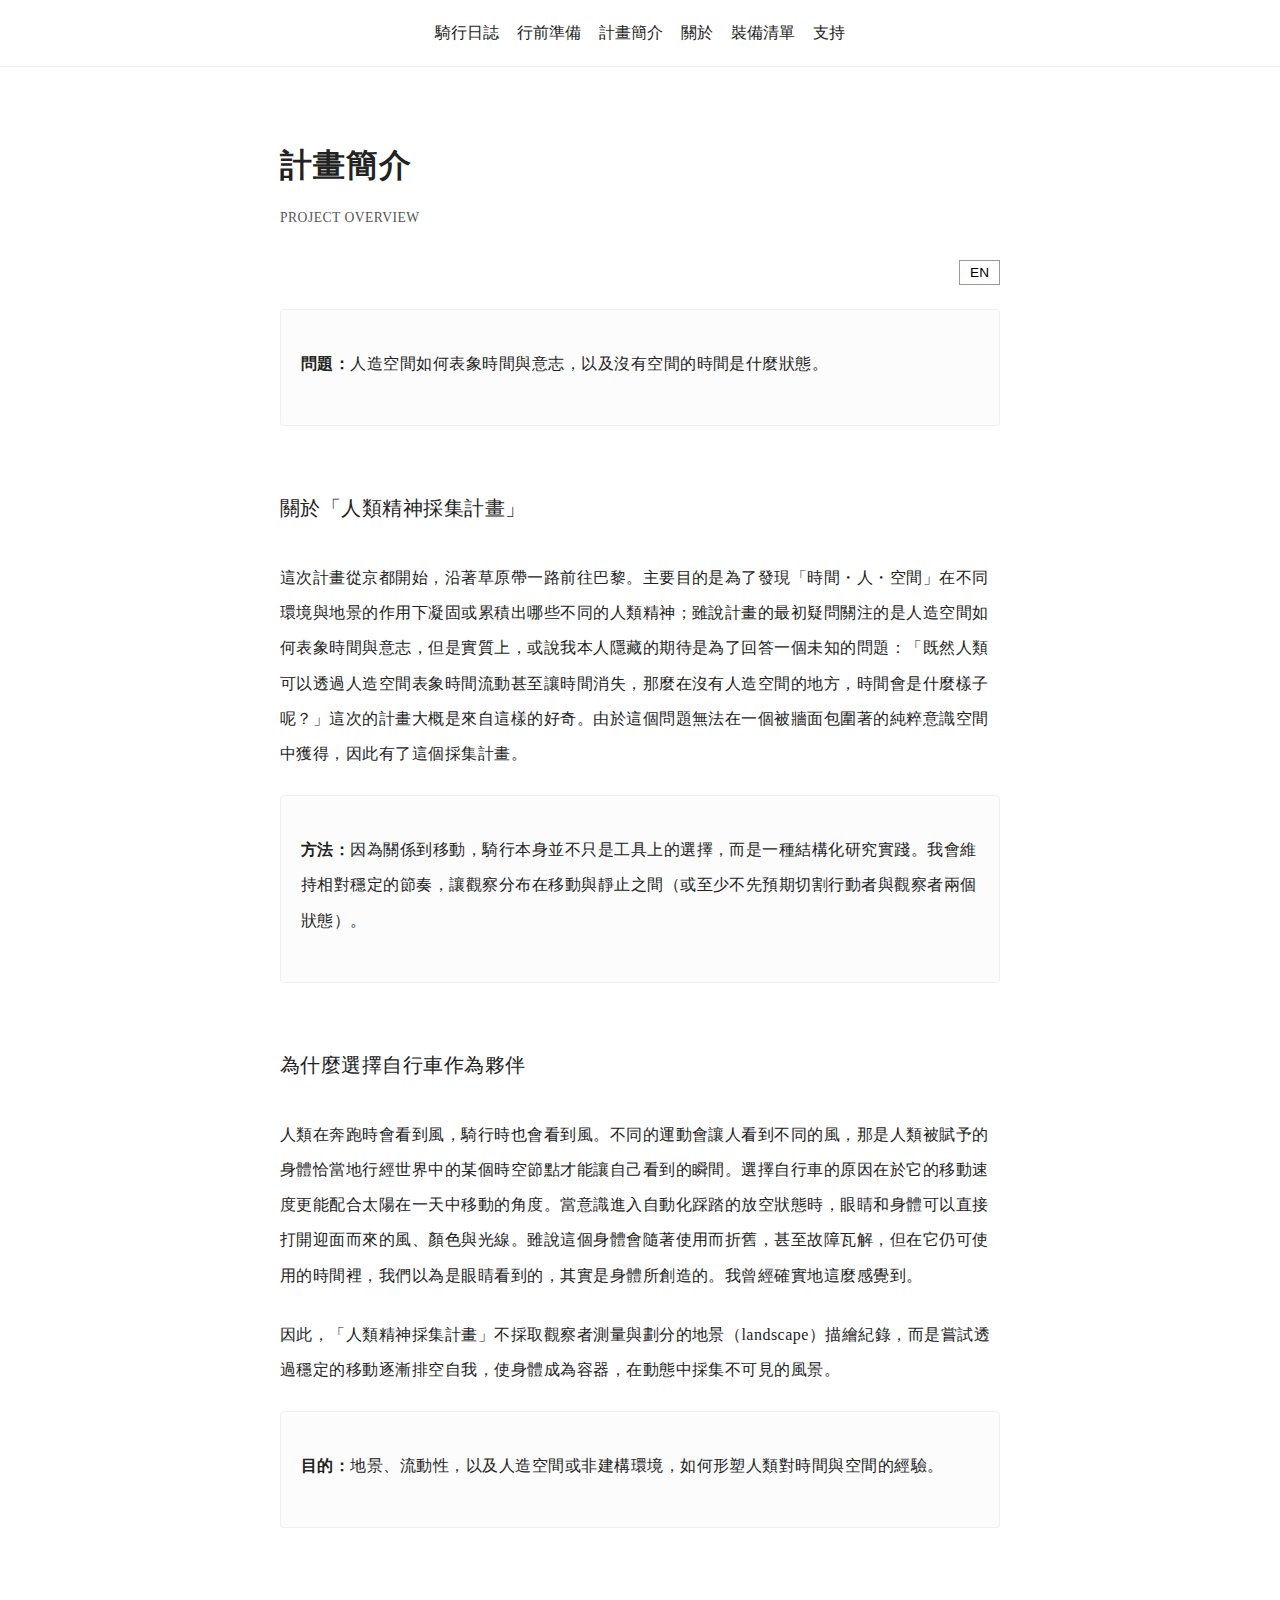
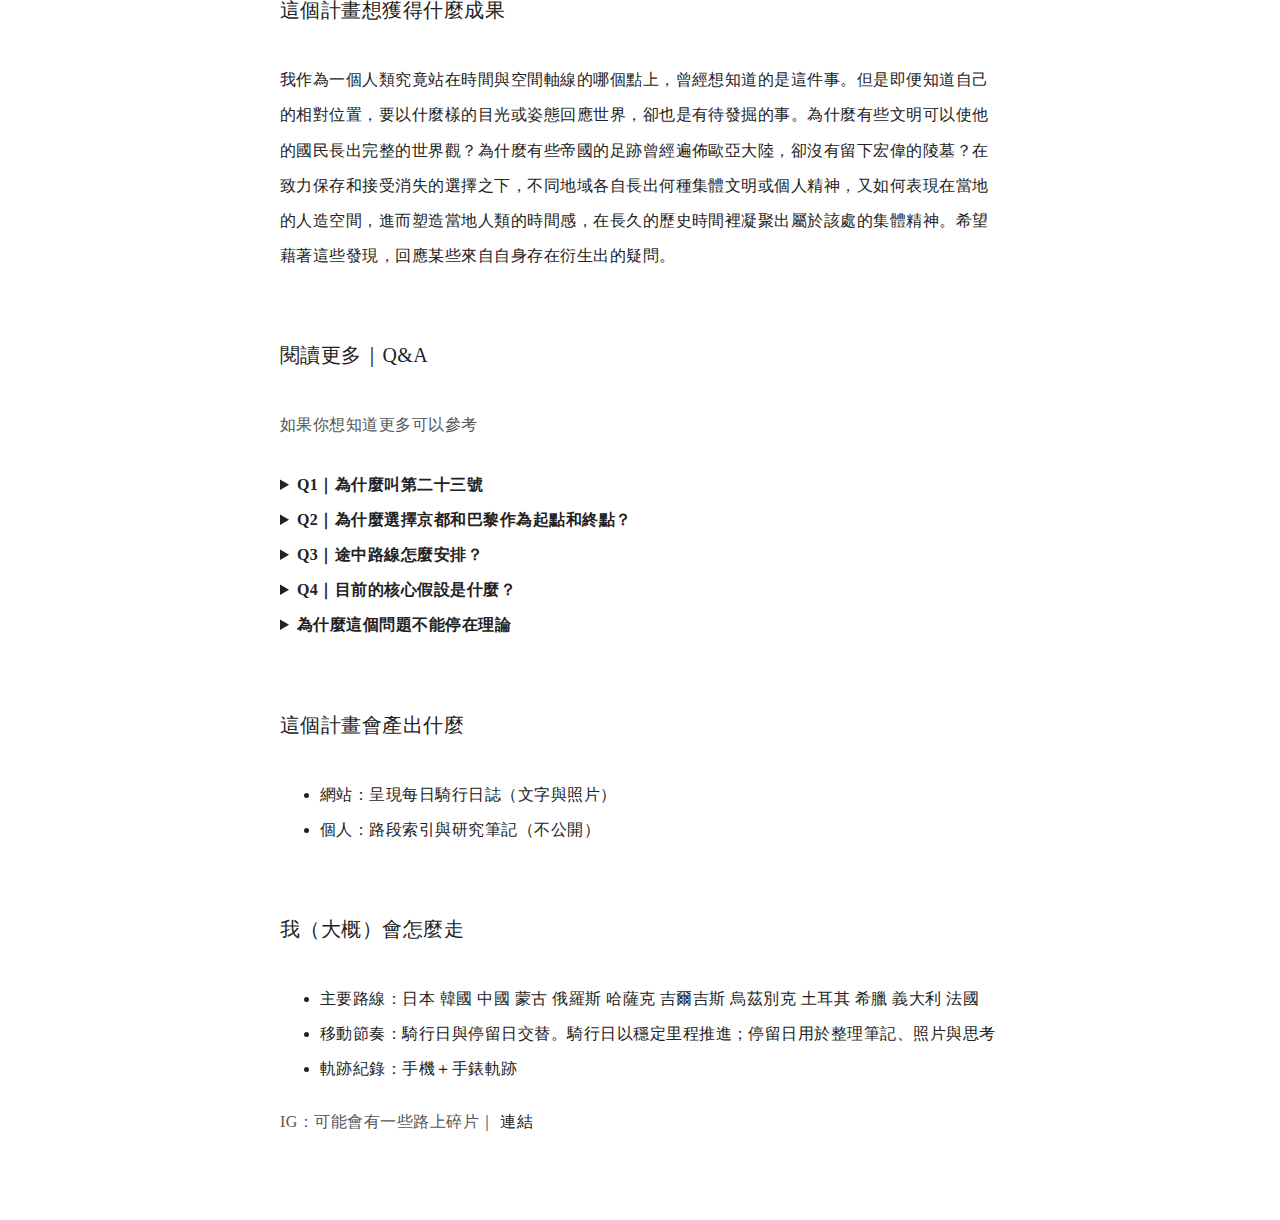
<file: plan.html>
<!doctype html>
<html lang="zh-Hant">
<head>
  <meta charset="utf-8">
  <meta name="viewport" content="width=device-width, initial-scale=1">
  <link rel="stylesheet" href="./style.css?v=11">
  <title>計畫簡介｜第二十三號</title>

  <link rel="icon" href="./assets/icons/favicon-v2.ico" sizes="any">
  <link rel="apple-touch-icon" href="./assets/icons/apple-touch-icon.png" sizes="180x180">
</head>

<script>
  fetch('/nav.html')
    .then(res => res.text())
    .then(html => {
      document.getElementById('nav-placeholder').innerHTML = html;
    });
</script>

<body id="top" class="narrow">
<div id="nav-placeholder"></div>

  <main>
    <h1>
      <span class="lang-zh">計畫簡介</span>
      <span class="lang-en">Project Overview</span>
    </h1>

    <p class="muted">
      <span class="lang-zh">PROJECT OVERVIEW</span>
      <span class="lang-en">In short: someone is cycling from Kyoto to Paris.</span>
    </p>
<div class="lang-switch">
      <button id="langToggle" type="button">EN</button>
    </div>
    <div class="box">
      <p>
        <span class="lang-zh"><strong>問題：</strong>人造空間如何表象時間與意志，以及沒有空間的時間是什麼狀態。</span>
        <span class="lang-en"><strong>Question:</strong> I want to understand how built space embodies time and will, and what time is like when “space” (in the built sense) is absent.</span>
      </p>
    </div>

    <h2>
      <span class="lang-zh">關於「人類精神採集計畫」</span>
      <span class="lang-en">About “Human Spirit Harvest”</span>
    </h2>

    <p>
      <span class="lang-zh">
        這次計畫從京都開始，沿著草原帶一路前往巴黎。主要目的是為了發現「時間・人・空間」在不同環境與地景的作用下凝固或累積出哪些不同的人類精神；雖說計畫的最初疑問關注的是人造空間如何表象時間與意志，但是實質上，或說我本人隱藏的期待是為了回答一個未知的問題：「既然人類可以透過人造空間表象時間流動甚至讓時間消失，那麼在沒有人造空間的地方，時間會是什麼樣子呢？」這次的計畫大概是來自這樣的好奇。由於這個問題無法在一個被牆面包圍著的純粹意識空間中獲得，因此有了這個採集計畫。
      </span>
      <span class="lang-en">
        This project begins in Kyoto and moves toward Paris along the steppe belt. Its main purpose is to see what different kinds of “human spirit” condense or accumulate when “time, the human, and space” are shaped by different environments and landscapes. Although the project’s first question concerns how built space embodies time and will, my deeper, partly hidden expectation is to face an unknown question: “If built spaces can represent the flow of time, or even make time disappear, what is time like where there is no built space?” This project grows out of that curiosity. Because this question cannot be answered inside a purely mental space enclosed by walls, this harvest becomes a fieldwork journey.
      </span>
    </p>

    <div class="box">
      <p>
        <span class="lang-zh"><strong>方法：</strong>因為關係到移動，騎行本身並不只是工具上的選擇，而是一種結構化研究實踐。我會維持相對穩定的節奏，讓觀察分布在移動與靜止之間（或至少不先預期切割行動者與觀察者兩個狀態）。</span>
        <span class="lang-en"><strong>Method:</strong> Because the work depends on movement, cycling is not merely an instrumental choice but a structured research practice. I keep a relatively stable rhythm so that observation is distributed across movement and stillness (or at least without presuming a clean split between “actor” and “observer”).</span>
      </p>
    </div>

<h2>
  <span class="lang-zh">為什麼選擇自行車作為夥伴</span>
  <span class="lang-en">Why a bicycle as my companion</span>
</h2>

<div class="lang-zh block">
  <p>
    人類在奔跑時會看到風，騎行時也會看到風。不同的運動會讓人看到不同的風，那是人類被賦予的身體恰當地行經世界中的某個時空節點才能讓自己看到的瞬間。選擇自行車的原因在於它的移動速度更能配合太陽在一天中移動的角度。當意識進入自動化踩踏的放空狀態時，眼睛和身體可以直接打開迎面而來的風、顏色與光線。雖說這個身體會隨著使用而折舊，甚至故障瓦解，但在它仍可使用的時間裡，我們以為是眼睛看到的，其實是身體所創造的。我曾經確實地這麼感覺到。
  </p>

  <p>
    因此，「人類精神採集計畫」不採取觀察者測量與劃分的地景（landscape）描繪紀錄，而是嘗試透過穩定的移動逐漸排空自我，使身體成為容器，在動態中採集不可見的風景。
  </p>
</div>

<div class="lang-en block">
  <p>
    Human beings see wind when they run, and they also see wind when they ride.
    Different forms of movement open up different kinds of wind. These moments appear only when a human body, as it has been given, passes through a particular node of time and space.
    For this reason, the Human Spirit Harvest Project does not adopt landscape documentation based on observation, measurement, or spatial division. Instead, it seeks to gradually empty the self through sustained movement, allowing the body to become a vessel that gathers invisible landscapes within motion.
  </p>

  <p>
    The bicycle is chosen because its speed aligns closely with the angle at which the sun moves across the day.
    As consciousness enters the automatic rhythm of pedaling, the eyes and the body can open directly to the wind, colors, and light approaching from the front.
    Although this body inevitably wears down through use and may eventually fail, while it remains within its usable span, what we take to be vision is not produced by the eyes alone, but created through the body itself.
  </p>
</div>

    <div class="box">
      <p>
        <span class="lang-zh"><strong>目的：</strong>地景、流動性，以及人造空間或非建構環境，如何形塑人類對時間與空間的經驗。</span>
        <span class="lang-en"><strong>Aim:</strong> To examine how landscapes, mobility, and built or unbuilt environments shape human experiences of time and space, and what forms of collective civilization or personal spirit grow from those experiences.</span>
      </p>
    </div>

    <h2>
  <span class="lang-zh">這個計畫想獲得什麼成果</span>
  <span class="lang-en">Why a bicycle as my companion</span>
</h2>

<div class="lang-zh block">
  <p>
    我作為一個人類究竟站在時間與空間軸線的哪個點上，曾經想知道的是這件事。但是即便知道自己的相對位置，要以什麼樣的目光或姿態回應世界，卻也是有待發掘的事。為什麼有些文明可以使他的國民長出完整的世界觀？為什麼有些帝國的足跡曾經遍佈歐亞大陸，卻沒有留下宏偉的陵墓？在致力保存和接受消失的選擇之下，不同地域各自長出何種集體文明或個人精神，又如何表現在當地的人造空間，進而塑造當地人類的時間感，在長久的歷史時間裡凝聚出屬於該處的集體精神。希望藉著這些發現，回應某些來自自身存在衍生出的疑問。
  </p>
</div>
    <div class="lang-en block">
  <p>
    I have long been concerned with a single question: where, as a human being, do I stand along the axes of time and space?
    Yet even if one comes to understand one’s relative position, how to respond to the world—what kind of gaze or stance to adopt—remains an open question.
    Why are some civilizations able to foster a coherent worldview among their people?
    Why did certain empires, whose traces once extended across the Eurasian continent, leave behind no monumental tombs?
    Under differing choices between preservation and the acceptance of disappearance, what kinds of collective civilizations and individual spirits emerge in different regions?
  </p>
</div>

    <h2>
      <span class="lang-zh">閱讀更多｜Q&amp;A</span>
      <span class="lang-en">Read more|Q&amp;A</span>
    </h2>

    <p class="muted">
      <span class="lang-zh">如果你想知道更多可以參考</span>
      <span class="lang-en">If you want more context, you can open the sections below.</span>
    </p>

    <details>
      <summary><strong>
        <span class="lang-zh">Q1｜為什麼叫第二十三號</span>
        <span class="lang-en">Q1 | Why “No. 23”?</span>
      </strong></summary>

      <div class="lang-zh block">
      <p>
      第二十三號來自芥川龍之介的小說《河童》。此次進行採集計畫的自行車也以此命名。<br>
      第二十三號在河童國看到另一種生活、信仰和文明，回到人類世界後卻再也無法忍受人類的氣味。大約一年後，為了回到河童國，在中央線火車站徘徊之際被巡邏人員發現並抓到精神病院。這是第二十三號的故事。
      </p>
      <p>
      在這次計畫的時間線裡，第二十三號沒有被巡邏人員攔下，因為他並不仰賴火車這種集體運輸工具。<br>
      希望這次他可以順利回去。
      </p>
      </div>

      <div class="lang-en block">
  <p>
    “No. 23” comes from Ryūnosuke Akutagawa’s novella <em>Kappa</em>. The bicycle used for this harvest is named accordingly.<br>
    In the story, No. 23 encounters another way of living, believing, and building civilization in the land of the kappa. After returning to the human world, he can no longer endure its “smell.” About a year later, while wandering near a Chūō Line station in hopes of returning, he is spotted by patrol officers and taken to a psychiatric hospital. That is No. 23’s story.
  </p>
  <p>
    In this project’s timeline, No. 23 is not stopped by patrol officers, because he does not rely on collective transport like trains.<br>
    Hopefully, this time, he can return.
  </p>
</div>
    </details>

    <details>
      <summary><strong>
        <span class="lang-zh">Q2｜為什麼選擇京都和巴黎作為起點和終點？</span>
        <span class="lang-en">Q2 | Why Kyoto and Paris as the start and end?</span>
      </strong></summary>

      <div class="lang-zh block">
   <p>在過去的人生裡，有某些時刻，時間超越空間顯現在我面前。<br>
      巴黎的街道、陽台和露天咖啡座就像是裂縫張開流動持續的時間。<br>
      京都的寺廟、庭院則透過空間消除時間、我與客觀世界，只剩下某個永恆且無限的瞬間。<br>
      我認為我已理解這兩種被人造空間製造出的時間經驗，因此想知道這世上還有哪些被人類的集體文明塑造出來的時間。</p>
      </div>

      <div class="lang-en block">
  <p>
    In my life, there have been moments when time seemed to surpass space and appear directly before me.<br>
    Paris, with its streets, balconies, and open-air cafés, feels like a fissure opening where time is laid out as continuous flow.<br>
    Kyoto’s temples and gardens, through space, dissolve time, the self, and the objective world, leaving only an instant that feels eternal and infinite.<br>
    So if humans can build spaces that make time flow, or disappear, what other kinds of time has collective civilization made in this world?
  </p>
</div>
    </details>

    <details>

      <summary><strong>
        <span class="lang-zh">Q3｜途中路線怎麼安排？</span>
        <span class="lang-en">Q3 | How will the route be arranged?</span>
      </strong></summary>

      <div class="lang-zh block">
   <p>我曾把人造空間之間的通道與裂隙，想像成人類得以脫離集體、成為觀察者的位置。
      草原帶因此一度被我視為橫跨歐亞的文明通道，或一種「中間狀態」的象徵。
      但是這個假設並沒有說服我，通道或間隙並不足以形成可獨立運作的完整的世界。</p>
   <p> 於是我把問題推向草原本身：<br>
      既然人類可以透過人造空間讓我感受到如此強烈的時間流動甚至讓時間消失，那麼在沒有人造空間的地方，真正的時間會是什麼樣子呢？我突然有了這樣的好奇。</p>
      </div>

      <div class="lang-en block">
  <p>
    I once imagined the corridors and fissures between built spaces as a position from which a human could step away from the collective and become an observer.
    The steppe belt therefore became, for a time, a civilizational passage across Eurasia, or a symbol of an “in-between” state.
    But that hypothesis did not convince me: a corridor or a gap is not enough to form a complete world that can operate on its own.<br>
    So I pushed the question toward the steppe itself:<br>
    if built space can make me feel time flowing so intensely, or even make time disappear, then what is time like where there is no built space at all? That curiosity arrived all at once.
  </p>
</div>
    </details>

    <details>
      <summary><strong>
        <span class="lang-zh">Q4｜目前的核心假設是什麼？</span>
        <span class="lang-en">Q4 | What is the core hypothesis of this project?</span>
      </strong></summary>

      <div class="lang-zh block">
        <p>
          在人造的「有」之間，存在著被視為「無」的動態。<br>
          在我的理解中，這個「無」，或者那些被稱為通道、間隙或另一種空間的存在，才是使一切得以發生的場所。
          也就是在人造空間之下還有一個有與無、主與客未分的世界，這個世界在人類經過相對的無的時候得以顯現。
          按此假設，巴黎的精神更接近時間，京都更接近空間，那麼只有時間的草原應該就是人得以站立其上的地方。
        </p>
        <p>
          某個夜晚我一邊滑著谷歌地景，一邊這麼思考著。<br>
          突然在螢幕中無盡的蒙古草原上出現一個站立在天空和草原之間的石頭小人。<br>
          經查這些石人遍布整個歐亞大陸，因此我決定跟著這些散佈在草原上的石人，展開此次的人類精神採集行動。
        </p>
      </div>

      <div class="lang-en block">
  <p>
    Between built forms of “being,” there exists a dynamic often regarded as “nothingness.”<br>
    In my understanding, this “nothingness,” or what is described as corridors, gaps, or alternative spaces, is precisely the place that allows everything to happen.
    Beneath built space lies a world where being and non-being, subject and object, are not yet divided, a world that becomes perceptible when humans pass through what is relatively understood as nothingness.
    Under this hypothesis, the spirit of Paris aligns more closely with time, and Kyoto with space; the steppe, where only time remains, should therefore be the ground on which a human can stand.
  </p>
  <p>
    One night, I was thinking along these lines while scrolling through Google Street View.<br>
    Suddenly, on the endless Mongolian steppe on the screen, a small stone figure appeared, standing between sky and grassland.<br>
    After looking into it, I found that these stone figures are scattered across the entire Eurasian continent. That is why I decided to follow them across the grasslands and begin this harvest of human spirit.
  </p>
</div>
    </details>

    <details>
  <summary><strong>
    <span class="lang-zh">為什麼這個問題不能停在理論</span>
    <span class="lang-en">why this cannot remain abstract</span>
  </strong></summary>

  <div class="lang-zh block">
    <p>
      在東亞歷史與歐亞大陸文明的交會之中，曾有人將這種存在狀態稱為「場所の苦しみ」。
      對我而言，這個問題並非抽象命題，而是一個無法迴避、必須透過行動加以回應的提問。
    </p>
  </div>

  <div class="lang-en block">
    <p>
      At the intersection of East Asian history and Eurasian continental civilizations, this condition of existence has once been described as “the suffering of place.”
      For me, this is not an abstract proposition, but a question that cannot be avoided—one that must be responded to through action.
    </p>
  </div>
</details>


    <h2>
      <span class="lang-zh">這個計畫會產出什麼</span>
      <span class="lang-en">Outputs</span>
    </h2>

    <ul>
      <li>
  <span class="lang-zh">網站：呈現每日騎行日誌（文字與照片）</span>
  <span class="lang-en">Website: daily cycling journals presented through text and photographs</span>
</li>
<li>
  <span class="lang-zh">個人：路段索引與研究筆記（不公開）</span>
  <span class="lang-en">Personal: route indices and research notes (not publicly shared)</span>
</li>
    </ul>

    <h2>
      <span class="lang-zh">我（大概）會怎麼走</span>
      <span class="lang-en">Route (draft)</span>
    </h2>

    <ul>
      <li>
        <span class="lang-zh">主要路線：日本 韓國 中國 蒙古 俄羅斯 哈薩克 吉爾吉斯 烏茲別克 土耳其 希臘 義大利 法國</span>
        <span class="lang-en">Main route: Japan, Korea, China, Mongolia, Russia, Kazakhstan, Kyrgyzstan, Uzbekistan, Turkey, Greece, Italy, France</span>
      </li>
      <li>
        <span class="lang-zh">移動節奏：騎行日與停留日交替。騎行日以穩定里程推進；停留日用於整理筆記、照片與思考</span>
        <span class="lang-en">Rhythm: riding days alternating with stop days. Riding days advance with steady mileage; stop days are for notes, photos, and reflection.</span>
      </li>
      <li>
        <span class="lang-zh">軌跡紀錄：手機＋手錶軌跡</span>
        <span class="lang-en">Tracking: phone + watch tracks</span>
      </li>
    </ul>

    <p class="muted" style="margin-top:18px;">
  <span class="lang-zh">
    IG：可能會有一些路上碎片｜
    <a href="https://instagram.com/er.baooou" target="_blank" rel="noopener">連結</a>
  </span>

  <span class="lang-en">
    IG: occasional fragments from the road |
    <a href="https://instagram.com/er.baooou" target="_blank" rel="noopener">Link</a>
  </span>
</p>

  </main>

  <script>
    document.addEventListener('DOMContentLoaded', () => {
      const btn = document.getElementById('langToggle');
      if (!btn) return;

      const setLabel = () => {
        btn.textContent = document.body.classList.contains('is-en') ? '中文' : 'EN';
      };

      btn.addEventListener('click', () => {
        document.body.classList.toggle('is-en');
        setLabel();
      });

      setLabel();
    });
  </script>
</body>
</html>
</file>
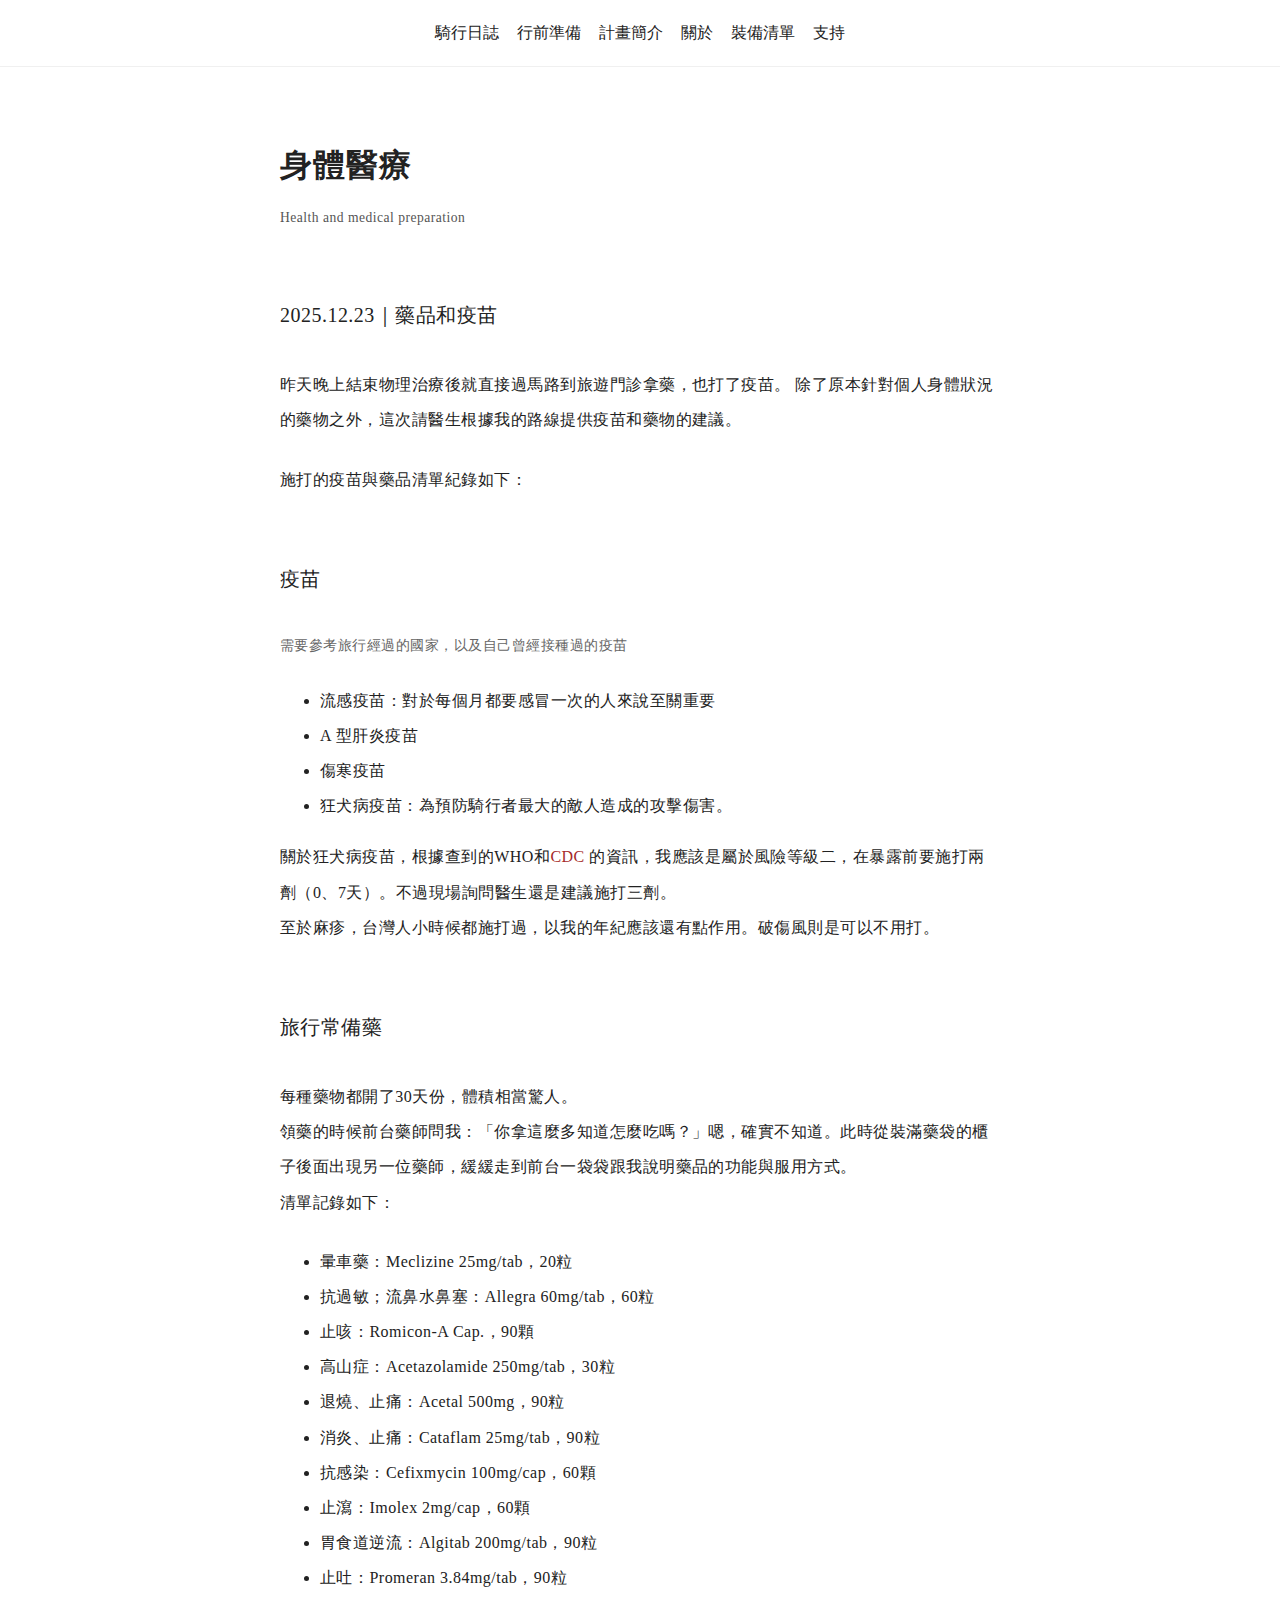
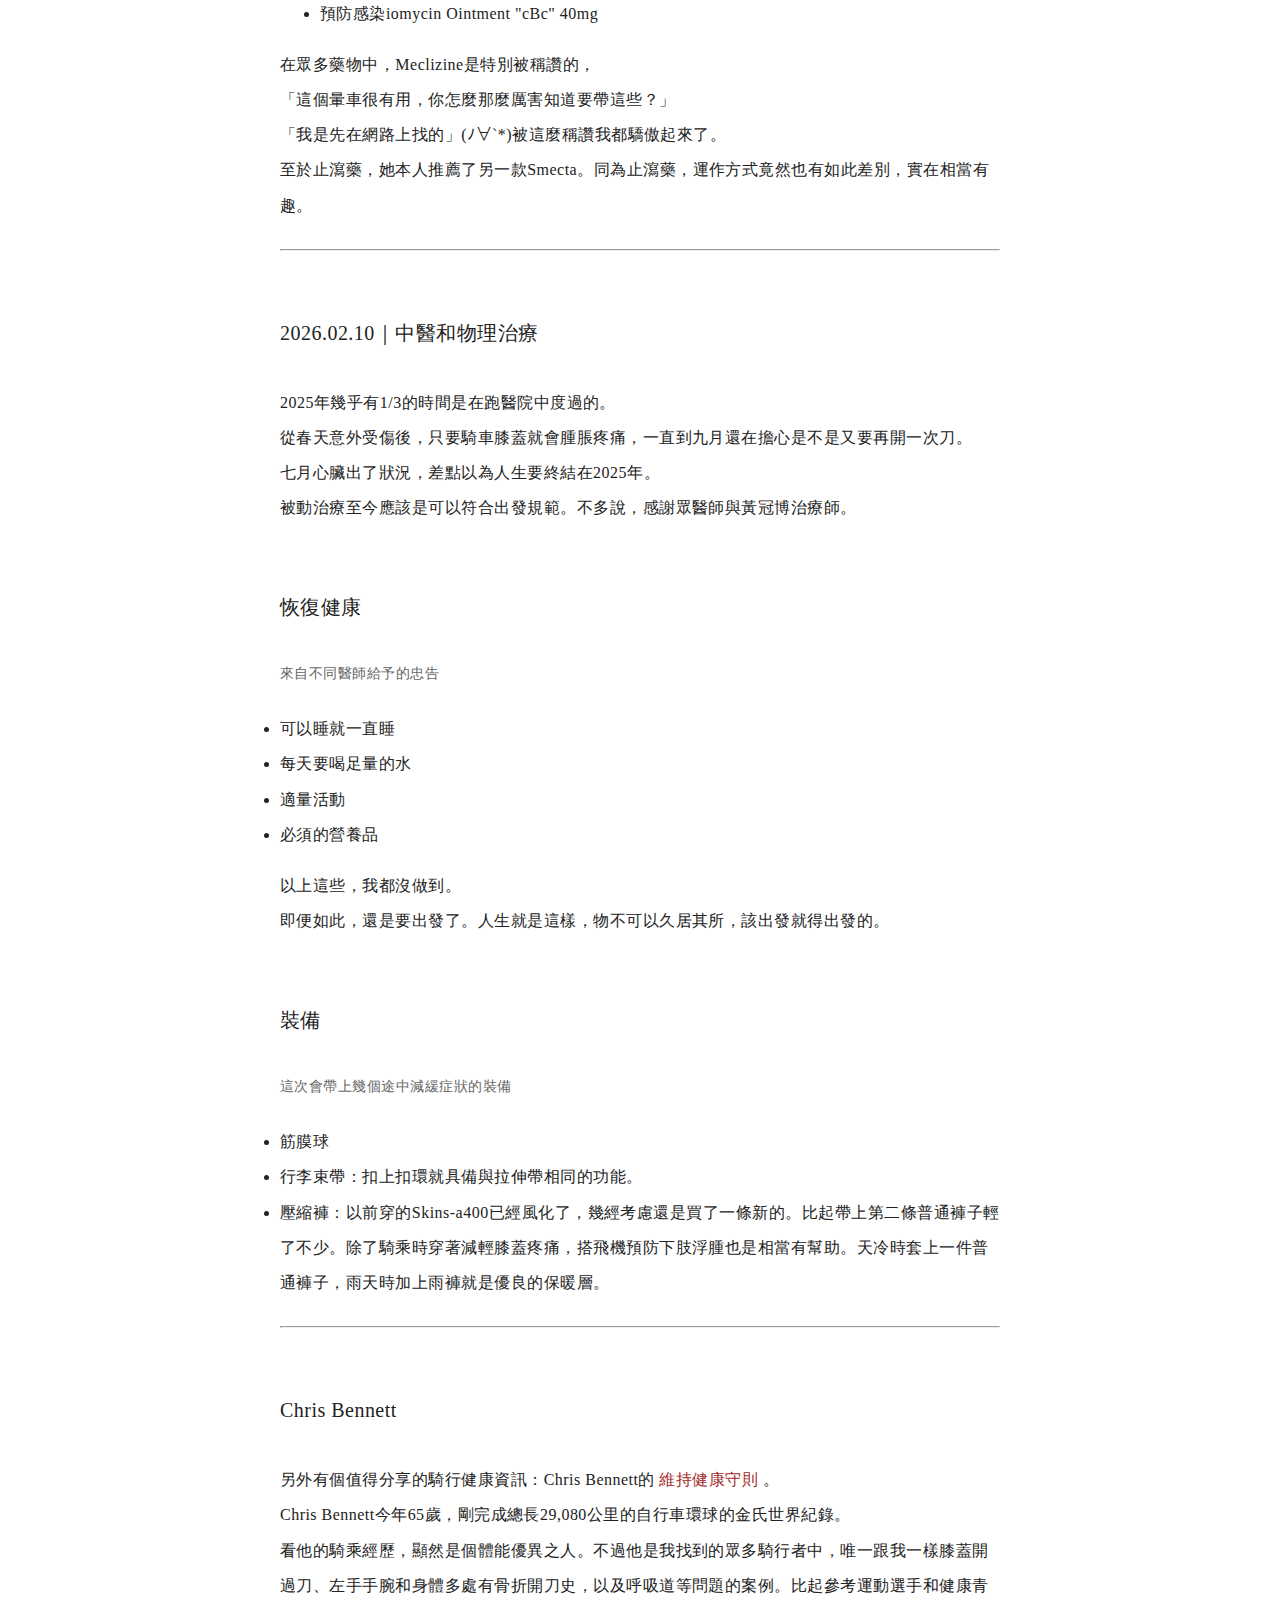
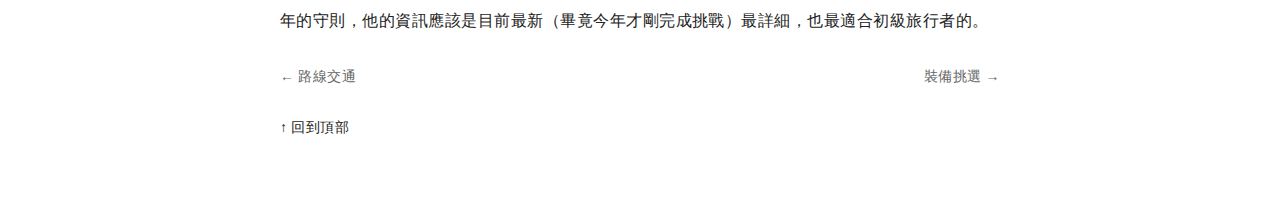
<file: prep/medical.html>
<!doctype html>
<html lang="zh-Hant">
<head>
  <meta charset="utf-8">
  <meta name="viewport" content="width=device-width, initial-scale=1">
  <link rel="stylesheet" href="/style.css?v=11">
  <title>身體醫療｜行前準備｜第二十三號</title>

  <link rel="icon" href="/assets/icons/favicon-v2.ico" sizes="any">
  <link rel="apple-touch-icon" href="/assets/icons/apple-touch-icon.png" sizes="180x180">
</head>

<body id="top" class="narrow">
  <div id="nav-placeholder"></div>

  <main>
    <h1>身體醫療</h1>
    <p class="muted">Health and medical preparation</p>

    <section class="country">
      <h2>2025.12.23｜藥品和疫苗</h2>
      <p class="meta"></p>

      <p>
        昨天晚上結束物理治療後就直接過馬路到旅遊門診拿藥，也打了疫苗。
        除了原本針對個人身體狀況的藥物之外，這次請醫生根據我的路線提供疫苗和藥物的建議。</p>      
      <p>
        施打的疫苗與藥品清單紀錄如下：
      </p>
    </section>

    <section class="country">
      <h2>疫苗</h2>
      <p class="meta">需要參考旅行經過的國家，以及自己曾經接種過的疫苗</p>
      <ul>
        <li>流感疫苗：對於每個月都要感冒一次的人來說至關重要</li>
        <li>A 型肝炎疫苗</li>
        <li>傷寒疫苗</li>
        <li>狂犬病疫苗：為預防騎行者最大的敵人造成的攻擊傷害。</li> 
      </ul>
<p>關於狂犬病疫苗，根據查到的WHO和<a href="https://www.cdc.gov/rabies/hcp/clinical-care/pre-exposure-prophylaxis.html"
   target="_blank" rel="noopener"
   class="ref">CDC
</a>的資訊，我應該是屬於風險等級二，在暴露前要施打兩劑（0、7天）。不過現場詢問醫生還是建議施打三劑。<br>
  至於麻疹，台灣人小時候都施打過，以我的年紀應該還有點作用。破傷風則是可以不用打。</p>
    </section>

    <section class="country">
      <h2>旅行常備藥</h2>
      <p class="meta"></p>
      <p>每種藥物都開了30天份，體積相當驚人。<br>
        領藥的時候前台藥師問我：「你拿這麼多知道怎麼吃嗎？」嗯，確實不知道。此時從裝滿藥袋的櫃子後面出現另一位藥師，緩緩走到前台一袋袋跟我說明藥品的功能與服用方式。<br>
      清單記錄如下：</p>
      <ul>
        <li>暈車藥：Meclizine 25mg/tab，20粒</li>
        <li>抗過敏；流鼻水鼻塞：Allegra 60mg/tab，60粒</li>
        <li>止咳：Romicon-A Cap.，90顆</li>
        <li>高山症：Acetazolamide 250mg/tab，30粒</li>
        <li>退燒、止痛：Acetal 500mg，90粒</li>
        <li>消炎、止痛：Cataflam 25mg/tab，90粒</li>
        <li>抗感染：Cefixmycin 100mg/cap，60顆</li>
        <li>止瀉：Imolex 2mg/cap，60顆</li>
        <li>胃食道逆流：Algitab 200mg/tab，90粒</li>
        <li>止吐：Promeran 3.84mg/tab，90粒</li>
        <li>預防感染iomycin Ointment "cBc" 40mg</li>
      </ul>
      <p>在眾多藥物中，Meclizine是特別被稱讚的，<br>
        「這個暈車很有用，你怎麼那麼厲害知道要帶這些？」<br>
        「我是先在網路上找的」(ﾉ∀`*)被這麼稱讚我都驕傲起來了。<br>
         至於止瀉藥，她本人推薦了另一款Smecta。同為止瀉藥，運作方式竟然也有如此差別，實在相當有趣。
      </p>
    </section>
<hr>
    <section class="country">
      <h2>2026.02.10｜中醫和物理治療</h2>
      <p class="meta"></p>
      <p>2025年幾乎有1/3的時間是在跑醫院中度過的。<br>
        從春天意外受傷後，只要騎車膝蓋就會腫脹疼痛，一直到九月還在擔心是不是又要再開一次刀。<br>
        七月心臟出了狀況，差點以為人生要終結在2025年。<br>
        被動治療至今應該是可以符合出發規範。不多說，感謝眾醫師與黃冠博治療師。</p>

    <h2>恢復健康</h2>
      <p class="meta">來自不同醫師給予的忠告</p>
        <li>可以睡就一直睡</li>
        <li>每天要喝足量的水</li>
        <li>適量活動</li>
        <li>必須的營養品</li>
        <p>以上這些，我都沒做到。<br>
          即便如此，還是要出發了。人生就是這樣，物不可以久居其所，該出發就得出發的。
        </p>
    
    <h2>裝備</h2>
      </ul>
      <p class="meta">這次會帶上幾個途中減緩症狀的裝備</p>
        <li>筋膜球</li>
        <li>行李束帶：扣上扣環就具備與拉伸帶相同的功能。</li>
        <li>壓縮褲：以前穿的Skins-a400已經風化了，幾經考慮還是買了一條新的。比起帶上第二條普通褲子輕了不少。除了騎乘時穿著減輕膝蓋疼痛，搭飛機預防下肢浮腫也是相當有幫助。天冷時套上一件普通褲子，雨天時加上雨褲就是優良的保暖層。</li> 
    </section>
<hr>

<h2>Chris Bennett</h2>
<p>另外有個值得分享的騎行健康資訊：Chris Bennett的<a href="https://triduffer.wordpress.com/2025/01/30/around-the-world-cycling-attempt-staying-healthy/"
   target="_blank" rel="noopener"
   class="ref">
維持健康守則
</a>。<br>
        Chris Bennett今年65歲，剛完成總長29,080公里的自行車環球的金氏世界紀錄。<br>
        看他的騎乘經歷，顯然是個體能優異之人。不過他是我找到的眾多騎行者中，唯一跟我一樣膝蓋開過刀、左手手腕和身體多處有骨折開刀史，以及呼吸道等問題的案例。比起參考運動選手和健康青年的守則，他的資訊應該是目前最新（畢竟今年才剛完成挑戰）最詳細，也最適合初級旅行者的。
      </p>

    <nav class="pager">
  <a class="prev" href="./route.html">← 路線交通</a>
  <a class="next" href="./gear.html">裝備挑選 →</a>
</nav>
    <p class="more"><a href="#top">↑ 回到頂部</a></p>
  </main>

  <script>
    fetch('/nav.html')
      .then(res => res.text())
      .then(html => { document.getElementById('nav-placeholder').innerHTML = html; });
  </script>
</body>
</html>
</file>
<file: style.css>
@charset "UTF-8";

/* =========================
   0) 全站變數
   ========================= */
:root{
  --wrap: 1020px;     /* 首頁預設寬度 */
  --pad: 16px;
  --text: #111;
  --muted: #555;
  --bg: #fff;
}

/* 讓閱讀頁更窄：在 <body class="narrow"> 時生效 */
body.narrow{
  --wrap: 800px;
  --pad: 20px;
  --text: #222;       /* 稍微淡一點的黑 */
}

/* =========================
   1) 基礎設定
   ========================= */
html{
  -webkit-text-size-adjust:100%;
  -webkit-font-smoothing: antialiased;
}

body{
  margin:0;
  color: var(--text);
  font-family:"Songti TC","Noto Serif TC",serif;
  line-height:1.8;
  font-size:16px;
  background: var(--bg);
}

main{
  max-width: var(--wrap);
  margin: 48px auto;
  padding: 0 var(--pad);
}

img{ max-width:100%; height:auto; display:block; }

/* 連結：乾淨、無底線、hover 淡掉 */
a{
  color: var(--text);
  text-decoration:none;
  transition: opacity .2s;
}
a:hover{ opacity:.6; }

/* =========================
   2) 標題與文字
   ========================= */
h1{
  font-size:40px;
  margin:0 0 10px 0;
  line-height:1.15;
  letter-spacing:0.03em;
  font-weight:500;
}

h2{
  font-size:22px;
  margin:0 0 10px 0;
  font-weight:500;
}
/* Q&A 區塊後的大標題，給更多呼吸 */
details + h2 {
  margin-top: 48px;
}
/* 一般副標/輔助文字（你目前用在很多頁） */
.muted{
  color: var(--muted);
  font-size:16px;
  margin:0 0 18px 0;
}

/* 「更大氣」的副標（只用在你想強調的那幾行） */
.lead{
  color: var(--muted);
  font-size:18px;
  margin:0 0 22px 0;
}

.meta{
  color:#666;
  font-size:14px;
  margin:0 0 14px 0;
}

.more{
  margin-top:12px;
  font-size:14px;
  color:#666;
}

.small{
  font-size:14px;
  color:#666;
}

.center{ text-align:center; }
.center a{ display:inline-block; }

/* =========================
   3) 導覽列（單行 + 可滑動，穩定版）
   ========================= */
.topnav{
  position: sticky;
  top: 0;
  background: rgba(255,255,255,.95);
  backdrop-filter: blur(5px);
  border-bottom: 1px solid #f0f0f0;
  z-index: 999;
}

.topnav .nav-inner{
  max-width: var(--wrap);
  margin: 0 auto;
  display: flex;
  align-items: center;
  gap: 16px;

  flex-wrap: nowrap;
  white-space: nowrap;
  overflow-x: auto;
  -webkit-overflow-scrolling: touch;

  padding: 12px var(--pad);
  box-sizing: border-box;
}

.topnav .nav-inner::-webkit-scrollbar{
  display: none;
}

.topnav a{
  display: inline-block;
  padding: 10px 2px;
  line-height: 1.1;
}

/* 桌機置中 */
@media (min-width: 600px){
  .topnav .nav-inner{
    justify-content: center;
  }
}

/* 手機靠左 */
@media (max-width: 599px){
  .topnav .nav-inner{
    justify-content: flex-start;
  }
}
/* =========================
   4) 首頁國家區塊 + 六宮格卡片
   ========================= */
.country{ margin:38px 0 26px 0; }

.grid6{
  display:grid;
  grid-template-columns: repeat(3, 1fr);
  gap:14px;
}

.card{ display:block; }

.card img{
  width:100%;
  height:160px;
  object-fit:cover;
  border-radius:12px;
  background:#f3f3f3;
}

.card .t{
  margin-top:8px;
  font-size:14px;
  color:#333;
}

/* =========================
   5) 盒子（plan/gear/support）
   ========================= */
.box{
  padding:20px;
  border:1px solid #f0f0f0;
  border-radius:4px;
  background:#fcfcfc;
  margin:20px 0;
}

/* 數據列（可選） */
.data-row{
  display:flex;
  justify-content:space-between;
  border-bottom:1px solid #f5f5f5;
  padding:8px 0;
}
.data-row:last-child{ border-bottom:none; }

.num{
  font-family:-apple-system, Arial, sans-serif;
  font-size:14px;
  color:#666;
}

/* =========================
   6) 日誌專用：文章分段底線
   用法：<article class="entry"> ... </article>
   ========================= */
.entry h2{
  margin:40px 0 15px 0;
  border-bottom:1px solid #eee;
  padding-bottom:8px;
}

/* =========================
   7) 前一篇 / 下一篇（pager）
   ========================= */
.pager{
  display:flex;
  justify-content:space-between;
  align-items:center;
  margin: 8px 0 20px 0;
}
.pager a{
  font-size:14px;
  color:#666;
}
.pager a:hover{ opacity:.6; }

/* =========================
   8) 響應式：平板
   ========================= */
@media (max-width: 860px){
  main{ margin:22px auto; }
  h1{ font-size:34px; }
  .grid6{ grid-template-columns:repeat(2, 1fr); }
  .card img{ height:150px; }
}

/* =========================
   9) 手機：KPA 無襯線模式（你要的乾淨感）
   ========================= */
@media (max-width: 520px){
  /* 文字：改成 PingFang / 黑體系，去掉「方塊明朝」觀感 */
  body{
    font-size:15px;
    color:#333;
    font-family:"PingFang TC","Heiti TC","Microsoft JhengHei",
      -apple-system,BlinkMacSystemFont,system-ui,sans-serif;
    -webkit-font-smoothing: antialiased;
    line-height:1.8;
  }

  /* About 頁：手機版標題＋副標後多留兩行空白 */
  body.narrow h1 + .muted {
    margin-bottom: 3em;
  }
}

 @media (max-width: 520px){

  /* 版心：更像筆記（你範例：max-width 650 + padding 25） */
  main{
    max-width:650px;
    margin:30px auto;
    padding:0 25px;
  }

  /* 標題：更輕、更乾淨 */
  h1{
    font-size:1.5rem;
    font-weight:400;
    letter-spacing:0;
    margin:0 0 18px 0;
    color:#111;
  }

  /* 分段標題：帶底線，更像你的範例 */
  h2{
    font-size:1.05rem;
    font-weight:500;
    margin:32px 0 12px 0;
    border-bottom:1px solid #eee;
    padding-bottom:8px;
  }

  /* 副標：更淡 */
  .muted{
    color:#888;
    font-size:0.95rem;
    margin:0 0 18px 0;
  }

  /* 首頁六宮格：手機改單欄更舒服 */
  .grid6{ grid-template-columns:1fr; }
  .card img{ height:190px; }

  /* 導覽列：間距略小 */
  nav .nav-inner{ gap:18px; padding:12px 20px; }
}

.countdown-container{
  text-align:center;
  border:none;
  padding:22px 14px;
  border-radius:14px;
  margin:22px 0 24px;
  background:#fcfcfc;
  box-sizing:border-box;
}

#countdown{
  font-family: ui-monospace, SFMono-Regular, Menlo, Monaco, Consolas,
               "Liberation Mono","Courier New", monospace;
  font-size:1.6rem;
  font-weight:400;
  letter-spacing:2px;
  color:#2c3e50;
  white-space:nowrap;
}

/* 如果之後你想要「最後關頭」才呼吸，就用 .urgent 開關 */
.countdown-container.urgent #countdown{
  animation:pulse 6s infinite ease-in-out;
}

@media (max-width: 520px){
  #countdown{
    font-size:1.2rem;
    letter-spacing:1px;
  }
  .countdown-container{
    padding:20px 10px;
  }
}

@keyframes pulse{
  0%,100%{ opacity:1; }
  50%{ opacity:.9; }
}

.lang-en {
  display: none;
}

.lang-switch {
  text-align: right;
  margin-bottom: 12px;
}

.lang-switch button {
  background: none;
  border: 1px solid #999;
  padding: 4px 10px;
  font-size: 0.85rem;
  cursor: pointer;
}

/* 英文模式：隱藏中文、顯示英文 */
body.is-en .lang-zh { display: none; }
body.is-en .lang-en { display: inline; }   /* span 用 inline */
body.is-en .lang-en.block { display: block; } /* 需要段落就加 class="block" */

/* =========================================
   文學閱讀模式（只在桌機 / 平板生效）
   手機一律回到 index 規格
   ========================================= */

@media (min-width: 521px){

  body.narrow {
    --wrap: 720px !important;
    background-color: #fff !important;
  }

  body.narrow main {
    margin: 80px auto !important; 
    line-height: 2.2 !important;
    letter-spacing: 0.03em;
    text-align: left;
  }

  body.narrow h1, 
  body.narrow h2,
  body.narrow h3 {
    text-align: left !important;
    margin-left: 0 !important;
    border-bottom: none !important;
  }

  body.narrow h1 {
    font-size: 32px;
    font-weight: 700;
    margin-bottom: 20px;
  }

  body.narrow .author { 
    display: block;
    font-size: 18px;
    font-weight: 500;
    margin-bottom: 60px;
    color: #000;
  }

  body.narrow h2 {
    font-size: 20px;
    margin-top: 60px !important;
    margin-bottom: 30px !important;
  }

  body.narrow p {
    text-indent: 0 !important;
    margin-bottom: 1.5em;
  }

}

/* 修改卡片容器，讓標題與描述垂直排列 */
.narrow a.card .info {
  display: flex;
  flex-direction: column;
  gap: 4px; /* 標題與描述的間距 */
}

/* 標題：保持清晰 */
.narrow a.card .t {
  font-size: 17px;
  color: #222;
  font-weight: 600;
}

/* 描述文字：小一點、灰一點、更有呼吸感 */
.narrow a.card .d {
  font-size: 13px;
  color: #888; /* 灰色調 */
  line-height: 1.5;
  font-weight: 400;
  /* 限制只顯示兩行，多出的文字顯示省略號 */
  display: -webkit-box;
  -webkit-line-clamp: 2;
  -webkit-box-orient: vertical;
  overflow: hidden;
}

/* 響應式微調 */
@media (max-width: 640px) {
  .narrow a.card .d {
    font-size: 12px; /* 手機上再小一點點 */
  }
}

.timestamp {
  font-size: 0.85rem;
  color: #888;
  letter-spacing: 0.05em;
  margin-bottom: 0.5rem;
}

/* 行前日誌首頁：縮小 2026 標題下的副標 */
h1 + .muted {
  font-size: 0.85rem;
  margin-top: 0.3em;
}

/* 行前準備首頁（只此頁）：桌機改成縮圖左、文字右；其他頁維持六宮格 */
@media (min-width: 521px){
  body.prep-index .grid6{
    grid-template-columns: 1fr;
  }

  body.prep-index a.card{
    display: grid;
    grid-template-columns: 120px 1fr;
    gap: 14px;
    align-items: center;
    padding: 8px 0;
  }

  body.prep-index a.card img{
    width: 120px;
    height: 80px;
    object-fit: cover;
    border-radius: 12px;
  }

  body.prep-index a.card .t{
    margin: 0;
    font-size: 17px;
    font-weight: 600;
    color: #222;
    line-height: 1.4;
  }
}

/* 修改後的超連結樣式 */
a.ref {
  color: #A52A2A;        /* 您選擇的紅色 (此處以經典職人紅為例) */
  text-decoration: none;  /* 去掉底線，看起來更俐落 */
  transition: color 0.3s; /* 讓顏色切換更平滑 */
}

/* 當滑鼠移上去時的顏色變化 */
a.ref:hover {
  color: #FF4500;        /* 懸停時變為亮橘紅，增加點擊暗示 */
  text-decoration: underline; /* 懸停時出現底線 */
}

figure.map {
  margin: 3em 0;
}

figure.map iframe {
  width: 100%;
  height: 360px;
  border: 0;
}

figure.map figcaption {
  margin-top: 0.75em;
  font-size: 0.9em;
  color: #555;
}

/* 手機 */
@media (max-width: 520px) {
  figure.map iframe {
    height: 240px;
  }
}

figure.photo {
  margin: 3em 0;
}

/* 手機：日誌內文取消 <br> 強制分行 */
@media (max-width: 520px){
  .country p br{
    display: none;
  }
}

.meta.lang-en{
  text-transform: uppercase;
  letter-spacing: 0.04em;
}

/* =========================
   NAV: Mobile clipping fix
   修：第一個字被切掉 / 不能滑到最左 / iOS safe-area / 100vw 偏移
   ========================= */

/* 導覽列本體：不要被裁切 */
.topnav{
  position: sticky; /* 如果你不想黏住可改回 static */
  top: 0;
  z-index: 1000;
  background: var(--bg, #fff);
}

/* 關鍵：讓 nav 內容可以水平滑動 + 不裁切字 */
.topnav .nav-inner{
  display: flex;
  gap: 14px;

  /* iPhone 安全區：避免左側第一個字被切掉 */
  padding-left: max(14px, env(safe-area-inset-left));
  padding-right: max(14px, env(safe-area-inset-right));

  /* 允許橫向滑動（超出時可滑） */
  overflow-x: auto;
  -webkit-overflow-scrolling: touch;

  /* 不換行，避免被壓縮切字 */
  white-space: nowrap;

  /* 讓滑到最左時也保留內距，不會「卡住半個字」 */
  scroll-padding-left: max(14px, env(safe-area-inset-left));
  scroll-padding-right: max(14px, env(safe-area-inset-right));
}

/* 隱藏橫向卷軸但保留可滑動 */
.topnav .nav-inner::-webkit-scrollbar{
  display: none;
}

/* 連結本身：確保不會被 line-height/盒模型吃掉 */
.topnav a{
  display: inline-block;
  padding: 12px 2px;
  line-height: 1.1;
}
</file>
